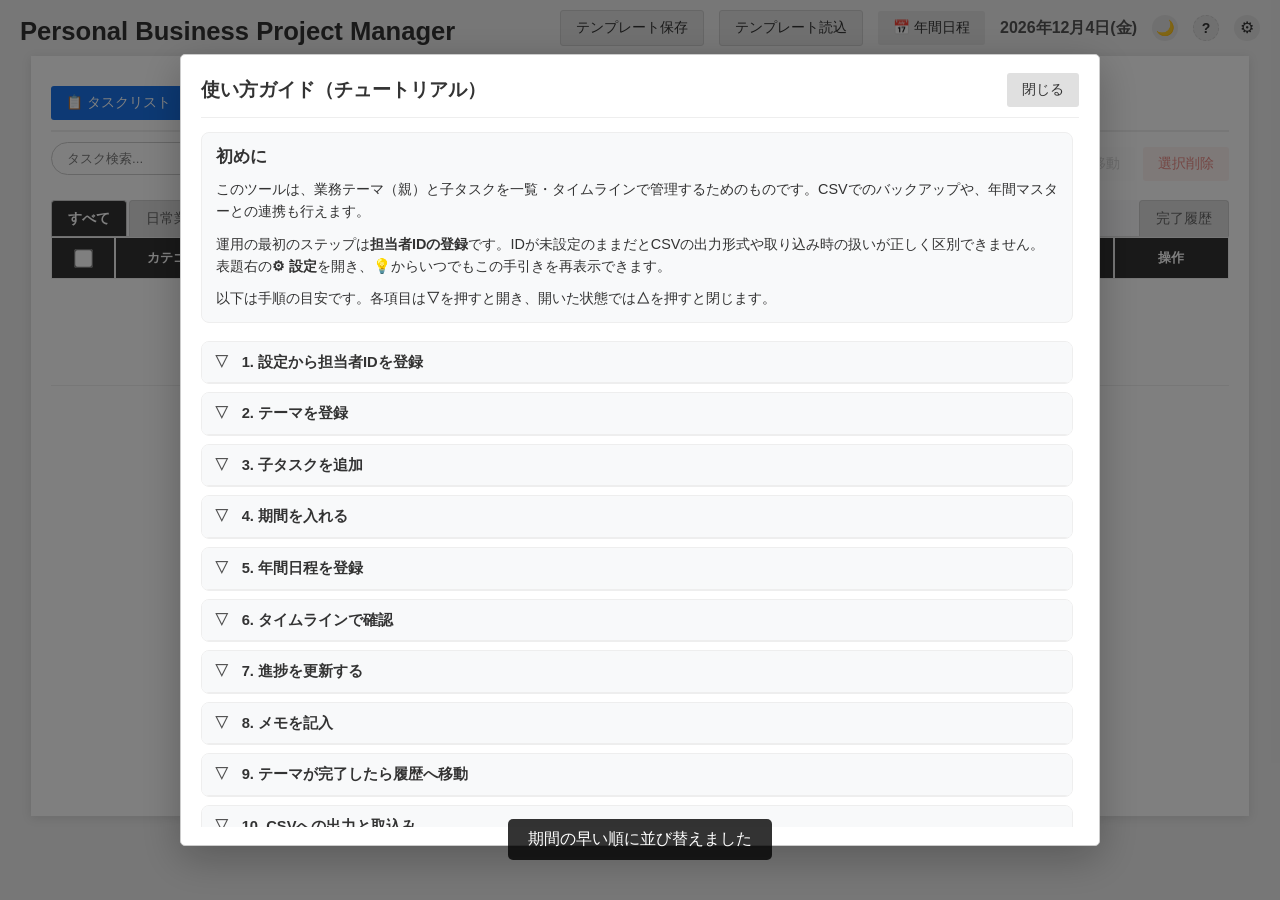
<file: index.html>
<!DOCTYPE html>
<html lang="ja">
<head>
    <meta charset="UTF-8">
    <meta name="viewport" content="width=device-width, initial-scale=1.0">
    <title>PBPM — 読み込み中</title>
    <script>
        window.location.replace("OmniStep.html" + window.location.search + window.location.hash);
    </script>
    <noscript>
        <meta http-equiv="refresh" content="0; url=OmniStep.html">
    </noscript>
</head>
<body>
    <p>アプリへ移動します… <a href="OmniStep.html">OmniStep.html を開く</a></p>
</body>
</html>
</file>
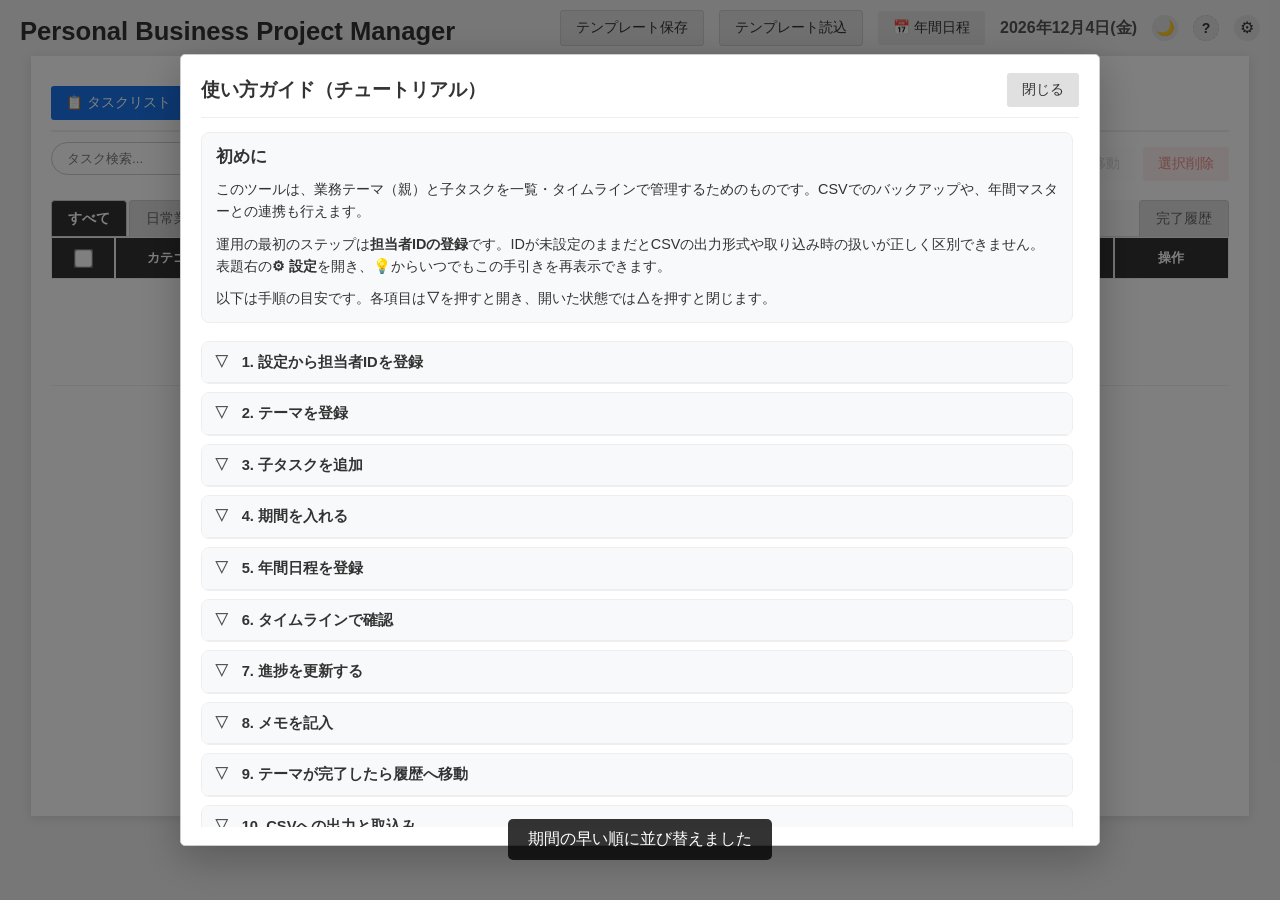
<file: OmniStep.html>
<!DOCTYPE html>
<html lang="ja">

<head>
    <meta charset="UTF-8">
    <link rel="manifest" href="manifest.json">
    <script>
        if ('serviceWorker' in navigator) {
            navigator.serviceWorker.register('sw.js');
        }
    </script>
    <meta name="viewport" content="width=device-width, initial-scale=1.0">
    <title>PBPM - Task Manager</title>
    <link rel="stylesheet" href="OmniStep.css">
    <!-- 許可するライト配色は OmniStep.js の PBPM_LIGHT_THEMES と一致させる -->
    <script>
        (function () {
            var ALLOW_LIGHT = ["sharp", "cool", "sepia", "soft"];
            try {
                var dark = localStorage.getItem("pbpm_dark_mode") === "1";
                var light = localStorage.getItem("pbpm_light_theme") || "sharp";
                if (ALLOW_LIGHT.indexOf(light) === -1) light = "sharp";
                document.documentElement.setAttribute("data-theme", dark ? "dark" : light);
            } catch (e) {
                try {
                    var d2 = localStorage.getItem("pbpm_dark_mode") === "1";
                    document.documentElement.setAttribute("data-theme", d2 ? "dark" : "sharp");
                } catch (e2) {
                    document.documentElement.setAttribute("data-theme", "sharp");
                }
            }
        })();
    </script>
</head>

<body>

    <div id="newTaskModal" class="modal-overlay" style="display: none;">
        <div class="modal-content">
            <div class="modal-header">
                <h3>新規親テーマ登録</h3>
                <span class="modal-close" onclick="closeNewTaskModal()" data-help="閉じる：登録せずにウィンドウを閉じます">&times;</span>
            </div>
            <div class="modal-body">
                <div class="input-group">
                    <label>カテゴリ</label>
                    <select id="newCat" data-help="カテゴリ：新しい親テーマのカテゴリを選びます"></select>
                </div>
                <div class="input-group">
                    <label>テーマ名 <span style="color:red;">*</span></label>
                    <input type="text" id="newContent" placeholder="テーマ名を入力してください" oninput="validateNewTask()"
                        data-help="テーマ名：必須。親タスクの名称になります">
                </div>

                <div style="display: grid; grid-template-columns: 1fr 1fr; gap: 10px;">
                    <div class="input-group">
                        <label>着手日</label>
                        <input type="date" id="newStartDate" title="" onchange="syncNewModalDates()"
                            data-help="着手日：親の期間の始まり。入力すると完了日の下限に連動します（クリックでカレンダー）">
                    </div>
                    <div class="input-group">
                        <label>完了日</label>
                        <input type="date" id="newDeadline" title="" data-help="完了日：親の期間の終わり（着手日以降・クリックでカレンダー）">
                    </div>
                </div>

                <div style="display: grid; grid-template-columns: 1fr 1fr; gap: 10px;">
                    <div class="input-group">
                        <label>展開名</label>
                        <select id="newFirstFlagName"
                            onchange="syncNewMasterDate('newFirstFlagName', 'newFirstFlagDate')"
                            data-help="展開名：マスターから展開（◇）イベントを選びます"></select>
                    </div>
                    <div class="input-group">
                        <label>展開日</label>
                        <input type="date" id="newFirstFlagDate" title=""
                            data-help="展開日：マスターに日付があるときは自動。ないときだけ入力します（クリックでカレンダー）">
                    </div>
                    <div class="input-group">
                        <label>イベント名</label>
                        <select id="newTargetFlagName"
                            onchange="syncNewMasterDate('newTargetFlagName', 'newTargetFlagDate')"
                            data-help="イベント名：マスターからTarget（☆）イベントを選びます"></select>
                    </div>
                    <div class="input-group">
                        <label>イベント日</label>
                        <input type="date" id="newTargetFlagDate" title=""
                            data-help="イベント日：マスターに日付があるときは自動。ないときだけ入力します（クリックでカレンダー）">
                    </div>
                </div>

                <div class="input-group">
                    <label>最初の子タスク（任意）</label>
                    <input type="text" id="newSecondaryStep" placeholder="最初の子タスク内容を入力"
                        data-help="最初の子：任意。登録と同時に1件目の子タスク内容を入れられます">
                </div>
            </div>
            <div class="modal-footer">
                <button type="button" class="btn-secondary" onclick="closeNewTaskModal()"
                    data-help="キャンセル：入力を破棄して閉じます">キャンセル</button>
                <button type="button" id="btnSubmitNewTask" class="btn-add" onclick="submitNewTask()" disabled
                    data-help="登録する：内容を確定してテーマを追加します">登録する</button>
            </div>
        </div>
    </div>

    <div class="external-header">
        <h1 id="mainTitle" contenteditable="true" onblur="finalizeTitle(this.innerText)"
            data-help="表題：アプリのタイトル文言を編集します（フォーカスが外れると保存）">
            Personal Business Project Manager
        </h1>
        <div class="header-right-group" style="display: flex; align-items: center; gap: 15px;">
            <select id="externalOwnerFilterSelect" class="btn-secondary external-owner-filter-select"
                style="display:none;" onchange="onExternalOwnerFilterChange()"
                data-help="外部CSVの表示範囲：自分のタスクとの併示、全外部、担当者ごとに切り替えます"
                aria-label="外部CSV表示フィルタ"></select>
            <button class="btn-secondary" type="button" onclick="exportTemplate()"
                data-help="テンプレート保存：タスク構成などをCSVテンプレートとして書き出します">テンプレート保存</button>
            <button class="btn-secondary" type="button" onclick="triggerTemplateImport()"
                data-help="テンプレート読込：保存したテンプレートCSVを取り込みます">テンプレート読込</button>
            <input type="file" id="templateInput" style="display:none" accept=".csv" onchange="importTemplate(event)">
            <button class="btn-sub" type="button" onclick="openYearlyMaster()"
                data-help="年間日程：マスターイベント（展開・Targetの候補）を編集する画面を開きます">📅 年間日程</button>
            <div id="todayDate" class="today-date" role="button" tabindex="0"
                data-help="今日の日付：クリックでテーマ期間カレンダー（月間の重なり俯瞰）を開きます"></div>
            <button class="theme-toggle-btn" type="button" id="themeToggleBtn" onclick="toggleDarkMode()"
                aria-label="ダークモードの切替">🌙</button>
            <button class="help-hover-toggle" type="button" id="helpHoverToggleBtn" onclick="toggleHelpHover()"
                title="クリックで、ホバー時の説明表示をON/OFF" aria-pressed="false" aria-label="ヘルプ表示の切替"
                data-help="ヘルプ表示：ONのときだけ、ボタンや入力にホバーすると「名前：説明」が出ます">?</button>
            <button class="settings-gear-btn" type="button" onclick="openSettingsModal()"
                data-help="設定：表題・担当者・カテゴリ名・ライト配色などを変更します">⚙</button>
        </div>
    </div>

    <div class="container">

        <div class="view-selector">
            <button class="btn-sub view-btn-active" type="button" onclick="switchView('list')" id="btnList"
                data-help="タスクリスト：表形式でタスクを編集する画面に切り替えます">📋 タスクリスト</button>
            <button class="btn-sub view-btn-inactive" type="button" onclick="switchView('timeline')" id="btnTimeline"
                data-help="タイムライン：ガント風に期間を俯瞰・ドラッグ編集する画面に切り替えます">📅 タイムライン</button>

            <div class="timeline-range-group" role="group" aria-label="タイムラインの表示範囲"
                data-help="表示範囲：タイムラインで「今日の月から先」を 3/6/9/12か月に絞ります（範囲外の月は折りたたみ固定）">
                <button type="button" class="range-btn" data-months="3" onclick="setTimelineMonthRange(3)">3か月</button>
                <button type="button" class="range-btn" data-months="6" onclick="setTimelineMonthRange(6)">6か月</button>
                <button type="button" class="range-btn" data-months="9" onclick="setTimelineMonthRange(9)">9か月</button>
                <button type="button" class="range-btn" data-months="12" onclick="setTimelineMonthRange(12)">12か月</button>
            </div>
            <button type="button" id="btnUndoTimeline" class="btn-sub" onclick="undoLastChange()" disabled
                style="display:none;" aria-disabled="true"
                data-help="戻る：直前のタスク変更を1手だけ取り消します（Ctrl+Z）。ページ再読み込み後は消え、やり直し（Redo）はありません">戻る</button>
            <button type="button" id="btnPdcaActualEdit" class="btn-sub timeline-pdca-edit-btn" onclick="togglePdcaActualEditMode()"
                style="display:none;" aria-pressed="false"
                data-help="実績修正：ONのとき、子タスクの実績バーだけをドラッグで移動・右端で伸縮できます（計画の破線はそのまま）。リスト表示に戻すとOFFになります">実績修正</button>
            <button type="button" id="btnFamilyProjectMove" class="btn-sub timeline-family-move-btn" onclick="toggleFamilyProjectMoveMode()"
                style="display:none;" aria-pressed="false"
                data-help="単体移動／全体移動：単体＝子バーを個別に計画移動。全体移動＝親バーをドラッグしてテーマ全体の計画を平行移動（◇★・実績は動かさない）。実行中の子があるテーマは移動不可。リスト表示に戻すと単体移動に戻ります">単体移動</button>
            <button type="button" id="btnAdvanceActualToday" class="btn-sub timeline-advance-actual-btn" onclick="onAdvanceActualToTodayClick()"
                style="display:none;"
                data-help="実績更新：調査中・進行中・修正中の子タスクの実績終了日を今日まで伸ばして保存します（納期超過分は実績が赤く表示されます）">実績更新</button>
        </div>

        <div id="listView">
            <div class="controls-row">

                <div style="display: flex; gap: 15px; align-items: center; margin-bottom: 10px;">
                    <input type="search" id="searchBox" placeholder="タスク検索..." oninput="filterTasks()"
                        style="box-sizing: border-box; padding-right: 5px;" data-help="タスク検索：テーマ名・業務内容などから一覧を絞り込みます">
                </div>
                <!--<button class="btn-sub btn-sort" onclick="sortTasks()">納期順ソート</button>-->
                <button class="btn-add" type="button" onclick="openNewTaskModal()"
                    data-help="新規テーマ登録：親テーマと最初の子をまとめて登録するウィンドウを開きます">＋新規テーマ登録</button>
                <button type="button" id="btnUndo" class="btn-sub" onclick="undoLastChange()" disabled aria-disabled="true"
                    data-help="戻る：直前のタスク変更を1手だけ取り消します（Ctrl+Z）。ページ再読み込み後は消え、やり直し（Redo）はありません">戻る</button>
                <button type="button" class="btn-sub" onclick="onAdvanceActualToTodayClick()"
                    data-help="実績更新：調査中・進行中・修正中の子タスクの実績終了日を今日まで伸ばして保存します（納期超過分は実績が赤く表示されます）">実績更新</button>
                <div class="action-buttons">
                    <span id="includeArchivedBulkWrap" class="include-archived-wrap" style="display:none;">
                        <label class="include-archived-label" data-help="履歴も含む：一括削除などの対象にアーカイブ済み行を含めます">
                            <input type="checkbox" id="includeArchivedBulk" onchange="updateDeleteButtonState()">
                            履歴も含む
                        </label>
                    </span>
                    <span id="selectedCountLabel"
                        style="align-self:center; color:#666; font-size:0.85rem; min-width: 90px; text-align:right;"></span>
                    <button id="btnExportCsv" type="button" class="btn-sub" onclick="exportCSV()" disabled
                        data-help="CSV出力：チェックした親テーマをCSVに書き出します">CSV出力</button>
                    <button type="button" class="btn-sub" onclick="document.getElementById('importFile').click()"
                        data-help="CSV取込：タスクCSVを読み込みます（ファイル選択が開きます）自分のIDのみ編集可能で別のIDは参照のみです">CSV取込</button>
                    <input type="file" id="importFile" accept=".csv" style="display:none;" onchange="importCSV(event)">
                    <button id="btnArchive" type="button" class="btn-archive-disabled" onclick="archiveCompletedTasks()"
                        disabled data-help="履歴へ移動：進捗が完了のタスクを完了履歴タブ側へ移します">履歴へ移動</button>
                    <button id="btnDeleteMain" type="button" class="btn-danger" onclick="handleDeleteLogic()"
                        data-help="選択削除：チェックした親テーマとその子タスクをまとめて削除します（確認のうえで実行）">全データ削除</button>
                </div>
            </div>

            <!--<h3
                style="margin: 0 0 10px 5px; color: #555; font-size: 1.1rem; border-left: 4px solid #1a73e8; padding-left: 10px;">
                新規タスク登録
            </h3>

            <div class="input-row">
                <select id="inCategory" required>
                    <option value="" disabled selected>カテゴリ</option>
                    <option value="日常業務">日常業務</option>
                    <option value="デジタル化">デジタル化</option>
                    <option value="生産管理">生産管理</option>
                    <option value="海外品">海外品</option>
                    <option value="教育">教育</option>
                    <option value="その他">その他</option>
                    <option value="趣味">趣味</option>
                </select>
                <input type="text" id="inContent" placeholder="テーマを入力...">
                <select id="inFactorySelect">
                    <option value="" disabled selected>展開/場所(◇)を選択</option>
                </select>
                <div class="date-field">
                    <label style="font-size: 0.7rem; color: #666;">目標(☆)</label>
                    <input type="date" id="inTarget">
                </div>
                <div class="date-input-group">
                    <div class="date-field">
                        <label>着手</label>
                        <input type="date" id="inStartDate" onchange="syncInputDates()">
                    </div>
                    <div class="date-field">
                        <label>納期</label>
                        <input type="date" id="inDeadline">
                    </div>
                </div>
                <button class="btn-add" onclick="addRow()">追加</button>
            </div>-->

            <div class="tabs">
            </div>

            <div class="task-list">
                <table id="taskTable">
                    <thead>
                        <tr>
                            <th style="width: 56px; text-align: center;" data-help="列・行選択とテーマ色バー：親のみチェック可。子の▲▼は右端。左の縦帯でテーマ色を変更できます">
                                <input type="checkbox" id="checkAll" onchange="toggleAll(this.checked)"
                                    style="transform: scale(1.5); cursor: pointer;"
                                    data-help="全選択：表示中の親行チェックをまとめてON/OFFします">
                            </th>
                            <th style="width: 100px;" data-help="列・カテゴリ：タスクの分類">カテゴリ</th>
                            <th style="width: 380px;" data-help="列・テーマ/課題：親はテーマ名・子は業務内容。右側に操作ボタン・連携チェック">
                                <div class="sortable-header theme-header-with-bulk">
                                    <span class="accordion-btn accordion-bulk-btn" id="btnAccordionBulk" role="button" tabindex="0"
                                        onclick="toggleAllThemeAccordions()" aria-label="すべての子タスク行を閉じる"
                                        data-help="一括閉じる：すべてのテーマで子タスク行を隠します">－</span>
                                    <span>テーマ/課題</span>
                                    <button type="button" class="sort-btn" onclick="executeSort('theme')"
                                        data-help="並び替え（テーマ）：テーマ／課題名の順に並べ替えます">▼</button>
                                </div>
                            </th>
                            <th style="width: 110px;" data-help="列・TargetFlag：イベント（☆）と目標日">TargetFlag</th>
                            <th style="width: 80px;" class="th-date-col" data-help="列・着手：着手日（クリックで変更）">
                                <div class="sortable-header">
                                    <span>着手</span>
                                    <button type="button" class="sort-btn" onclick="executeSort('date')"
                                        data-help="並び替え（着手）：着手日を基準に並べ替えます">▼</button>
                                </div>
                            </th>
                            <th style="width: 80px;" class="th-date-col" data-help="列・納期：納期（クリックで変更）">納期</th>
                            <th style="width: 118px;" data-help="列・進捗：◀▶で前後に切り替え（未着手へ戻す／完了から戻すときは実績差し戻し確認）">進捗</th>
                            <th style="width: 100px;" data-help="列・操作：メモ・フォルダリンク・中止・削除・復元">操作</th>
                        </tr>
                    </thead>
                    <tbody id="taskBody"></tbody>
                </table>
            </div>
        </div>

        <div id="timelineView" style="display:none; margin-top: 20px;">
            <div id="timelineUnifiedWrapper" class="timeline-unified-wrapper"></div>
        </div>

        <div class="page-bottom-bar">
            <span class="page-bottom-spacer"></span>
            <button id="btnClearExternal" type="button" class="btn-sub" onclick="clearExternalView()"
                style="display:none;" data-help="外部表示をクリア：取り込んだ外部CSVの表示だけを消します（本体データは残ります）">外部表示をクリア</button>
        </div>

        <div id="memoModal" class="modal">
            <div class="modal-content">
                <h3 style="margin-top:0;">📝 メモ入力</h3>
                <textarea id="memoText" placeholder="業務の詳細や備忘録を入力してください..."
                    data-help="メモ本文：選択したタスクに紐づく長めのメモを保存します"></textarea>
                <div id="memoFolderPathWrap" class="memo-folder-path-wrap" style="display:none;">
                    <label for="memoFolderPath" class="memo-folder-path-label"
                        data-help="フォルダパス：親テーマの資料フォルダ（例 Z:\案件\○○）。一覧の🔗でパスをコピーできます">フォルダパス（親テーマ）</label>
                    <input type="text" id="memoFolderPath" class="memo-folder-path-input"
                        placeholder="例: Z:\案件\○○プロジェクト"
                        data-help="フォルダパス：割当ドライブのフルパスを入力（UNCも可）。CSVの「フォルダパス」列にも出力されます">
                </div>
                <div class="modal-buttons" style="text-align:right; margin-top: auto;">
                    <button type="button" class="btn-sub" onclick="closeMemo()"
                        data-help="閉じる：メモウィンドウを閉じます（未保存のときは保存ボタンで確定）">閉じる</button>
                    <button type="button" class="btn-add" onclick="saveMemo()" data-help="保存：メモ内容をタスクに保存します">保存</button>
                </div>
            </div>
        </div>
        <div id="toast" class="toast"></div>
    </div>

    <div id="yearlyMasterModal" class="modal">
        <div class="modal-content master-modal-content">
            <div class="master-modal-header">
                <h3 style="margin:0;">年間日程（マスター設定）</h3>
                <button type="button" class="btn-sub" onclick="closeYearlyMaster()" style="padding: 6px 12px;"
                    data-help="閉じる：マスター編集を終了します">閉じる</button>
            </div>

            <div class="master-modal-body">
                <div class="admin-controls"
                    style="margin: 15px 0; display: flex; gap: 8px; flex-wrap: wrap; align-items: center;">
                    <button type="button" class="template-btn-sm" onclick="exportMasterCSV()"
                        style="background: #f8f9fa;" data-help="マスターCSV出力：年間イベント一覧をCSVで保存します">CSV出力</button>

                    <label class="template-btn-sm" style="background: #e9ecef; cursor: pointer;"
                        data-help="マスターCSV取込：CSVから年間イベントを読み込みます">
                        CSV取込
                        <input type="file" id="csvUpload" accept=".csv" style="display: none;"
                            onchange="importMasterCSV(event)">
                    </label>

                    <button type="button" class="template-btn-sm" onclick="resetMasterDates()"
                        style="color: #856404; border-color: #ffeeba;" data-help="日程のみクリア：各イベントの日付だけを空にします（名称は残ります）">
                        日程のみクリア
                    </button>

                    <button type="button" class="template-btn-sm" onclick="clearMasterAll()"
                        style="color: #dc3545; border-color: #f5c6cb;" data-help="全件削除：マスター一覧をすべて削除します（確認あり）">
                        全件削除
                    </button>
                </div>

                <div class="master-add-panel">
                    <label class="master-col-holiday" style="display:flex;align-items:center;gap:4px;flex-shrink:0;"
                        data-help="休日：ONにするとタイムラインで日曜と同じ帯表示になります（単日または期間）">
                        <input type="checkbox" id="masterHolidayAdd">休日
                    </label>
                    <input type="text" id="masterName" placeholder="イベント名（例：棚卸、GWなど）" style="flex:2;"
                        data-help="追加する名称：一覧に並ぶイベント名です">
                    <input type="date" id="masterDate" style="flex:1;" title=""
                        data-help="日程（開始）：左のみ＝単日。終了日も入れると期間になります"
                        onchange="syncMasterAddDateEndMin()">
                    <input type="date" id="masterDateEnd" style="flex:1;" title=""
                        data-help="日程（終了）：任意。開始日以降。空なら単日扱いです"
                        onchange="syncMasterAddDateEndMin()" oninput="syncMasterAddDateEndMin()">
                    <button type="button" class="btn-add" onclick="addMasterDay()" style="padding: 6px 15px;"
                        data-help="追加：名称と日程でマスターに1行追加します">追加</button>
                </div>

                <div class="master-list-panel">
                    <table class="master-table">
                        <thead>
                            <tr>
                                <th class="master-col-holiday">休日</th>
                                <th style="text-align: left;">名称</th>
                                <th style="text-align: left;">日程</th>
                                <th style="text-align: center; width: 60px;">削除</th>
                            </tr>
                        </thead>
                        <tbody id="yearlyMasterBody"></tbody>
                    </table>
                </div>
            </div>
        </div>
    </div>

    <div id="settingsModal" class="modal" style="display:none;">
        <div class="modal-content" style="width: 560px; max-height: 80vh; overflow-y: auto;">
            <div style="display:flex; align-items:center; justify-content:space-between; gap:10px;">
                <h3 style="margin:0;">設定</h3>
                <div style="display:flex; align-items:center; gap:8px;">
                    <button class="tutorial-lamp-btn btn-sub" type="button" onclick="openTutorialModal(false)"
                        data-help="チュートリアル：使い方の手引きを開きます">💡</button>
                    <button class="btn-sub" type="button" onclick="window.open('OmniStep_Manual.html','pbpm_manual')"
                        data-help="操作手順書：基本操作と裏技の手順をまとめたガイドを別タブで開きます"> 📖 手順書</button>
                    <button class="btn-sub" type="button" onclick="closeSettingsModal()"
                        data-help="閉じる：設定を閉じます（未保存の変更は保存ボタンで確定）">閉じる</button>
                </div>
            </div>

            <div class="settings-theme-block">
                <div class="settings-theme-label">配色（ライト・4種・春→夏→秋→冬のイメージ）</div>
                <div class="settings-theme-options" role="radiogroup" aria-label="ライト配色"
                    data-help="ライト配色：ダークでないときの配色プリセットです（保存で反映）">
                    <label class="settings-theme-chip" data-help="シャープ：コントラスト強めのライト配色"><input type="radio"
                            name="settingsLightTheme" value="sharp" id="settingsThemeSharp"> シャープ</label>
                    <label class="settings-theme-chip" data-help="クール：青み寄りのライト配色"><input type="radio"
                            name="settingsLightTheme" value="cool" id="settingsThemeCool"> クール</label>
                    <label class="settings-theme-chip" data-help="セピア：紙面風の暖色ライト配色"><input type="radio"
                            name="settingsLightTheme" value="sepia" id="settingsThemeSepia"> セピア</label>
                    <label class="settings-theme-chip" data-help="ソフト：彩度を抑えたライト配色"><input type="radio"
                            name="settingsLightTheme" value="soft" id="settingsThemeSoft"> ソフト</label>
                </div>
                <p class="settings-theme-hint">ダークモードは表題右の 🌙 / ☀️ ですぐ切り替えられます。ここで選んだ配色は「保存」後に反映されます（ダーク解除中のみ）。</p>
            </div>

            <div style="margin-top: 14px; display: grid; gap: 12px;">
                <div class="input-group">
                    <label>表題</label>
                    <input type="text" id="settingsTitle" placeholder="表題" data-help="表題：ヘッダーに出るアプリ名を設定します">
                </div>
                <div class="settings-owner-grid">
                    <div class="input-group settings-owner-field">
                        <label for="settingsOwnerId">担当者ID（6桁）</label>
                        <input type="text" id="settingsOwnerId" placeholder="例：001234" autocomplete="off"
                            data-help="担当者ID：6桁の識別子（不足は0埋め保存）">
                    </div>
                    <div class="input-group settings-owner-field">
                        <label for="settingsOwner">担当者</label>
                        <input type="text" id="settingsOwner" placeholder="担当者名" autocomplete="off"
                            data-help="担当者名：表示用の名前です">
                    </div>
                    <p class="settings-owner-hint">数字・英字可。6桁に満たない場合は先頭に0を付けて保存します。</p>
                </div>
            </div>

            <div class="settings-category-section">
                <div class="settings-category-title">カテゴリ（タブ）1～10</div>
                <p class="settings-category-intro">
                    枠1～6の名称が空欄のときは、従来の6カテゴリ名が使われます。枠7～10が空欄のときは「カテゴリ7」のような名前になります。
                    「非表示」にした枠はタブと新規登録の候補に出ません（枠7～10は初期状態で非表示）。既存タスクで使っているカテゴリ名は、一覧のドロップダウンにのみ表示されます。
                </p>
                <div id="settingsCategoryRows" style="display: grid; gap: 8px;"
                    data-help="カテゴリ枠：タブ名と非表示を1〜10枠まで設定します（空欄は既定名）"></div>
            </div>

            <p id="settingsAppVersionLine" class="settings-app-version" role="status"
                data-help="アプリの版：クリックで版履歴（ver／内容／日時／修正者）を表示します"></p>
            <div style="display:flex; justify-content:flex-end; gap:8px; margin-top: 16px;">
                <button class="btn-sub" type="button" onclick="closeSettingsModal()"
                    data-help="キャンセル：設定を保存せず閉じます">キャンセル</button>
                <button class="btn-add" type="button" onclick="saveSettings()" data-help="保存：設定内容を保存して反映します">保存</button>
            </div>
        </div>
    </div>

    <div id="themeCalendarModal" class="modal theme-calendar-modal" style="display:none;" role="dialog"
        aria-modal="true" aria-labelledby="themeCalendarModalTitle" aria-hidden="true"
        onclick="if (event.target === this) closeThemeCalendarModal()">
        <div class="modal-content theme-calendar-modal-content" onclick="event.stopPropagation()">
            <div class="theme-calendar-modal-header">
                <h3 id="themeCalendarModalTitle" style="margin:0;">テーマ期間カレンダー</h3>
                <div class="theme-calendar-modal-nav">
                    <button type="button" class="btn-sub" id="themeCalPrevMonth" aria-label="前月"
                        data-help="前月：カレンダーの表示月を戻します">◀</button>
                    <span id="themeCalMonthLabel" class="theme-cal-month-label"></span>
                    <button type="button" class="btn-sub" id="themeCalNextMonth" aria-label="翌月"
                        data-help="翌月：カレンダーの表示月を進めます">▶</button>
                    <button type="button" class="btn-sub" onclick="closeThemeCalendarModal()"
                        data-help="閉じる：カレンダーを閉じます">閉じる</button>
                </div>
            </div>
            <p class="theme-calendar-hint">閲覧専用です。</p>
            <div id="themeCalendarScroll" class="theme-calendar-scroll">
                <div id="themeCalendarGrid"></div>
            </div>
        </div>
    </div>

    <div id="tutorialModal" class="modal tutorial-modal" style="display:none;" role="dialog" aria-modal="true"
        aria-labelledby="tutorialModalTitle" onclick="if (event.target === this) closeTutorialModal()">
        <div class="modal-content tutorial-modal-content" onclick="event.stopPropagation()">
            <div class="tutorial-modal-header">
                <h3 id="tutorialModalTitle" style="margin:0;">使い方ガイド（チュートリアル）</h3>
                <button class="btn-sub" type="button" onclick="closeTutorialModal()"
                    data-help="閉じる：手引きを閉じます">閉じる</button>
            </div>
            <div class="tutorial-body-scroll">
                <section class="tutorial-intro" aria-label="初めに">
                    <h4 class="tutorial-intro-title">初めに</h4>
                    <p>このツールは、業務テーマ（親）と子タスクを一覧・タイムラインで管理するためのものです。CSVでのバックアップや、年間マスターとの連携も行えます。</p>
                    <p>運用の最初のステップは<strong>担当者IDの登録</strong>です。IDが未設定のままだとCSVの出力形式や取り込み時の扱いが正しく区別できません。表題右の<strong>⚙
                            設定</strong>を開き、<strong>💡</strong>からいつでもこの手引きを再表示できます。</p>
                    <p>以下は手順の目安です。各項目は<strong>▽</strong>を押すと開き、開いた状態では<strong>△</strong>を押すと閉じます。</p>
                </section>
                <div id="tutorialSections" class="tutorial-sections" aria-label="手順一覧"></div>
            </div>
        </div>
    </div>

    <script src="OmniStep.js"></script>

    <div id="timeline-tooltip" class="tooltip-balloon" style="display: none;"></div>
    <div id="versionHistoryModal" class="modal" style="display:none;" role="dialog" aria-modal="true"
        aria-labelledby="versionHistoryModalTitle" aria-hidden="true"
        onclick="if (event.target === this) closeVersionHistoryModal()">
        <div class="modal-content version-history-modal-content" onclick="event.stopPropagation()">
            <div style="display:flex; align-items:center; justify-content:space-between; gap:10px;">
                <h3 id="versionHistoryModalTitle" style="margin:0;">版履歴</h3>
                <button class="btn-sub" type="button" onclick="closeVersionHistoryModal()"
                    data-help="閉じる：版履歴を閉じます">閉じる</button>
            </div>
            <div id="versionHistoryBody" class="version-history-body"></div>
        </div>
    </div>
    <div id="help-hover-tooltip" class="help-hover-tooltip" style="display: none;" aria-hidden="true"></div>
    <button id="scrollTopFloatingBtn" class="scroll-top-floating-btn btn-sub" type="button"
        onclick="scrollToTopSmooth()" style="display:none;" data-help="TOPへ移動する：リスト表示で上へスクロール戻しします">☝TOPへ移動する</button>

</body>

</html>
</file>
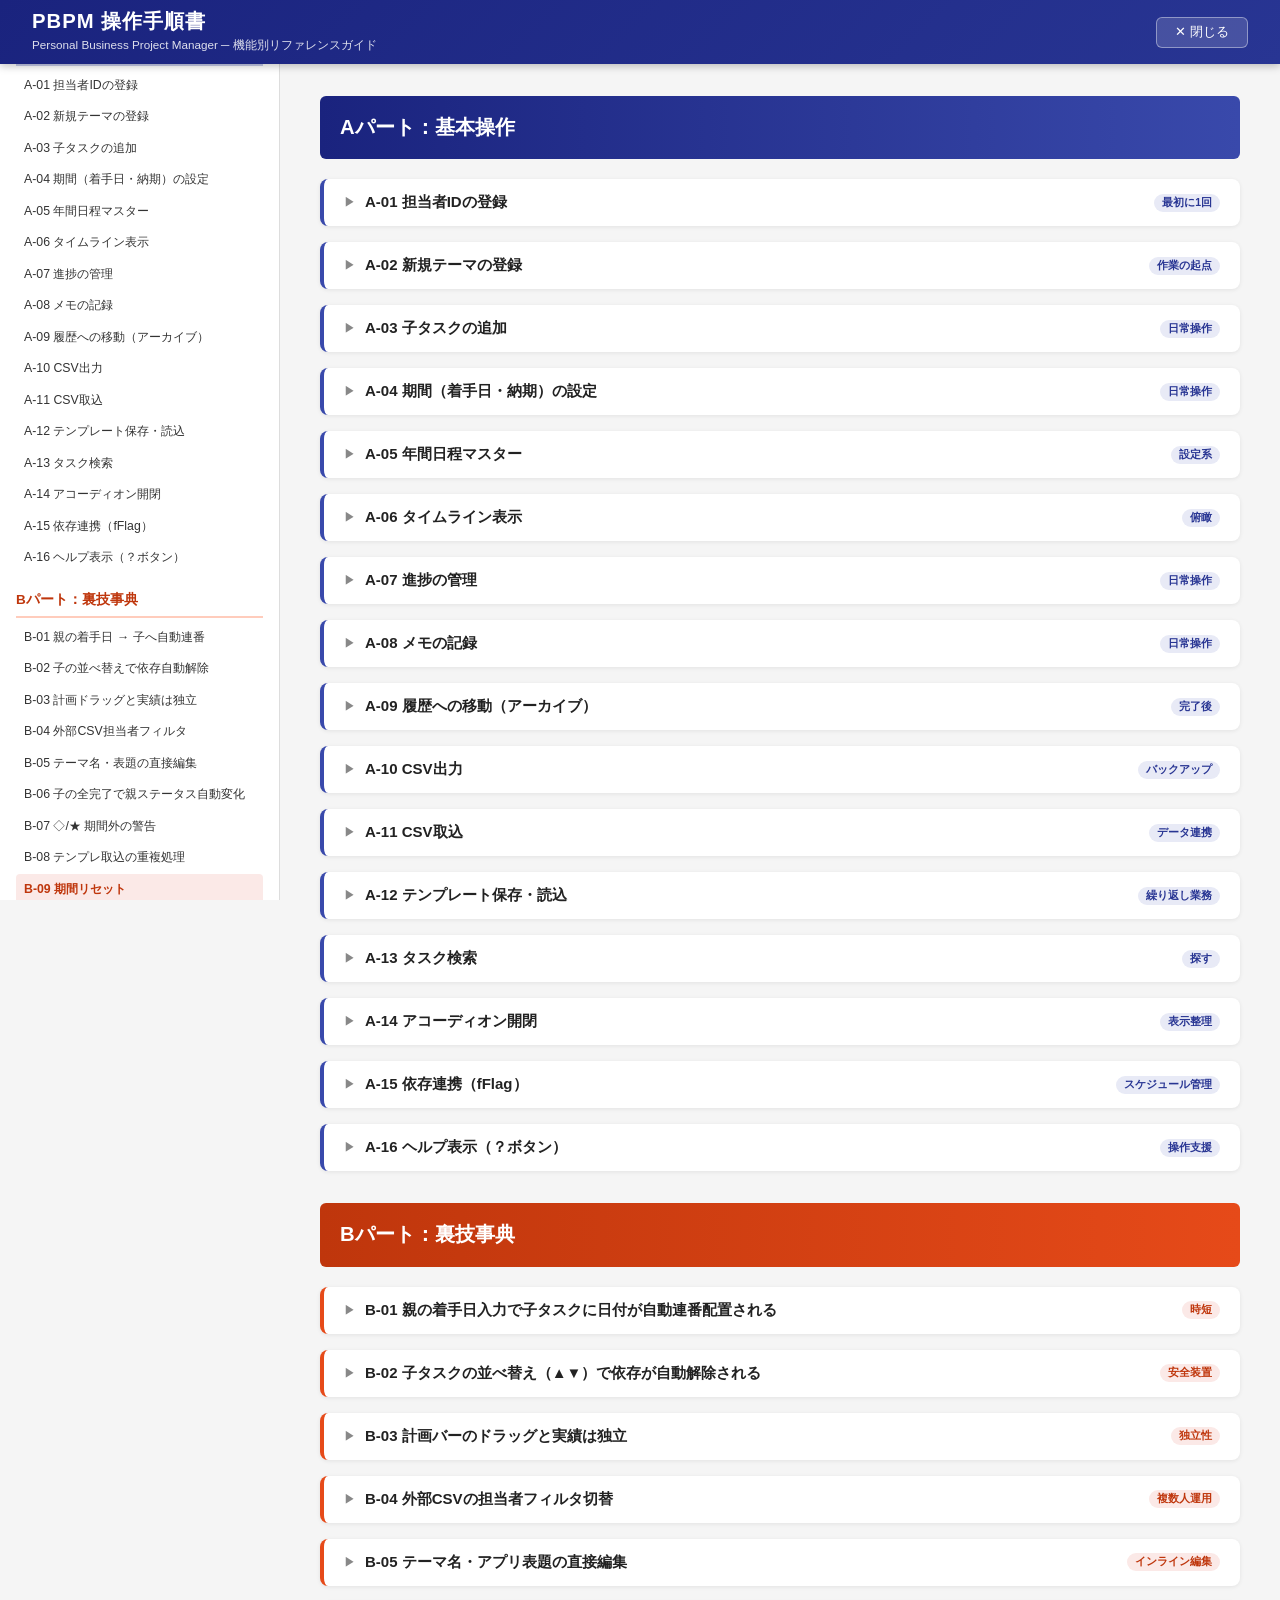
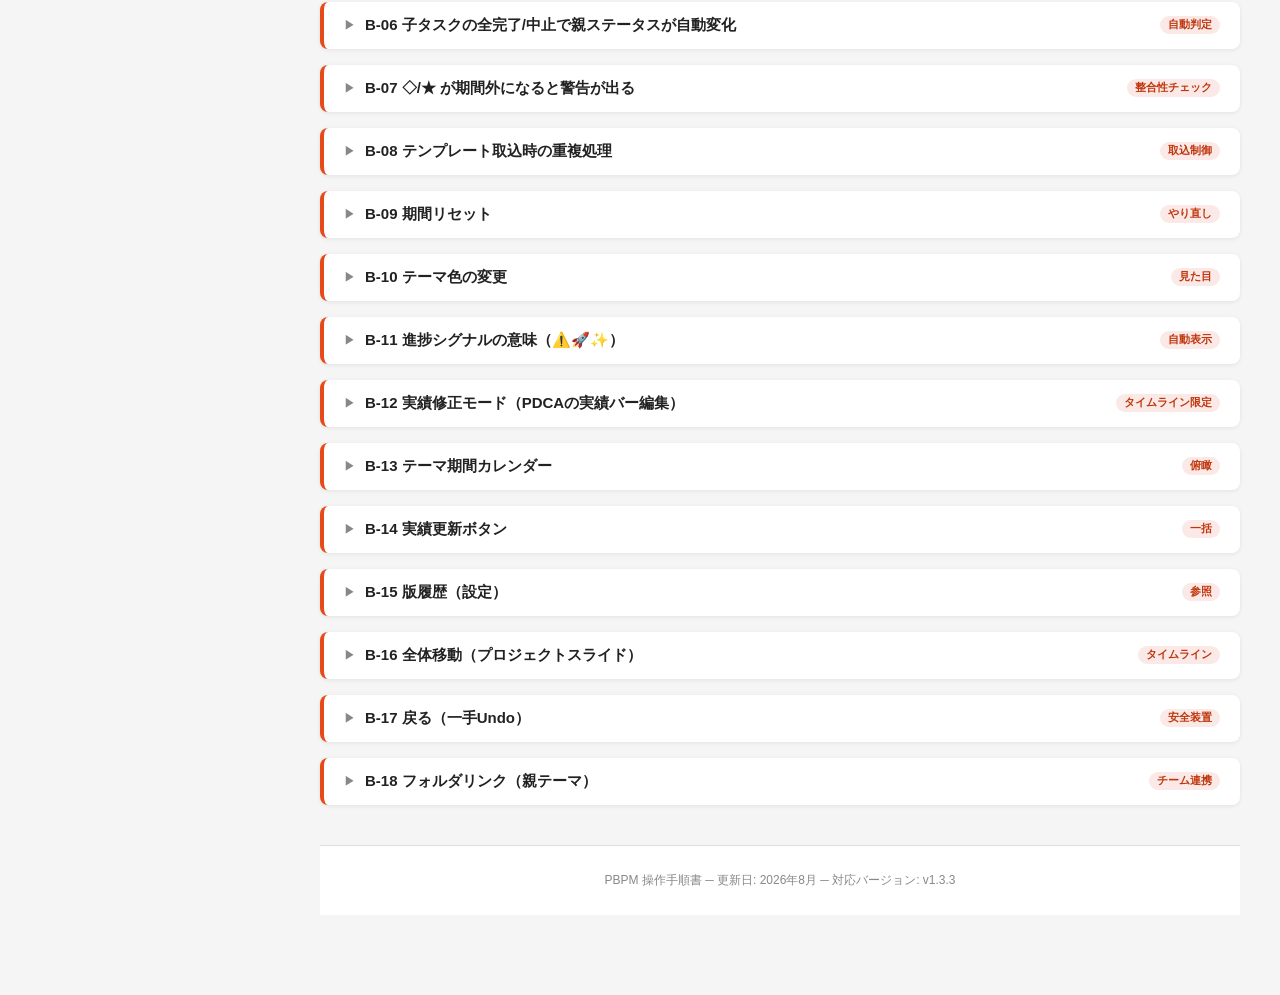
<file: OmniStep_Manual.html>
<!DOCTYPE html>
<html lang="ja">
<head>
<meta charset="UTF-8">
<meta name="viewport" content="width=device-width, initial-scale=1.0">
<title>PBPM 操作手順書</title>
<style>
*,*::before,*::after{box-sizing:border-box;margin:0;padding:0;}
html{scroll-behavior:smooth;font-size:15px;}
body{font-family:"Hiragino Kaku Gothic ProN","Meiryo","Noto Sans JP",sans-serif;color:#1a1a1a;background:#f5f5f5;line-height:1.75;}
a{color:#1565c0;text-decoration:none;}
a:hover{text-decoration:underline;}

/* ===== Header（高さ固定で計算しやすくする） ===== */
.manual-header{background:linear-gradient(135deg,#1a237e 0%,#283593 100%);color:#fff;padding:14px 32px;position:sticky;top:0;z-index:100;box-shadow:0 2px 8px rgba(0,0,0,.25);display:flex;align-items:center;justify-content:space-between;gap:16px;height:64px;}
.manual-header-left h1{font-size:1.35rem;font-weight:700;letter-spacing:.05em;line-height:1.2;}
.manual-header-left .subtitle{font-size:.78rem;opacity:.85;margin-top:2px;}
.manual-header-right{display:flex;align-items:center;gap:10px;flex-shrink:0;}
.btn-close-manual{background:rgba(255,255,255,.15);color:#fff;border:1px solid rgba(255,255,255,.4);border-radius:6px;padding:6px 18px;font-size:.85rem;cursor:pointer;transition:background .2s;}
.btn-close-manual:hover{background:rgba(255,255,255,.3);}

/* ===== Layout ===== */
.layout{display:flex;max-width:1280px;margin:0 auto;gap:0;}

/* ===== Sidebar ===== */
.sidebar{
  width:280px;min-width:280px;background:#fff;border-right:1px solid #ddd;
  position:sticky;top:64px;height:calc(100vh - 64px);
  overflow-y:auto;padding:16px 0;font-size:.82rem;z-index:50;
  overscroll-behavior:contain; /* ★修正③ スクロール漏れ防止 */
}
.sidebar::-webkit-scrollbar{width:5px;}
.sidebar::-webkit-scrollbar-thumb{background:#bbb;border-radius:3px;}
.toc-part{padding:0 16px;margin-bottom:6px;}
.toc-part-title{font-weight:700;font-size:.9rem;color:#1a237e;padding:8px 0 4px;border-bottom:2px solid #c5cae9;margin-bottom:4px;}
.toc-part-title.part-b{color:#bf360c;border-color:#ffccbc;}
.toc-link{display:block;padding:5px 8px;border-radius:4px;color:#333;transition:background .15s,font-weight .1s;}
.toc-link:hover{background:#e8eaf6;text-decoration:none;}
.toc-link.toc-b:hover{background:#fbe9e7;}
.toc-link.toc-active{font-weight:700;background:#e8eaf6;color:#1a237e;}
.toc-link.toc-b.toc-active{background:#fbe9e7;color:#bf360c;}

/* ===== Main ===== */
.main{flex:1;min-width:0;padding:32px 40px 80px;}

/* ★修正④ アンカー位置をヘッダー分ずらす */
.section{scroll-margin-top:80px;}
.part-heading{scroll-margin-top:80px;}

/* ===== Part Heading ===== */
.part-heading{font-size:1.35rem;font-weight:700;padding:14px 20px;border-radius:6px;margin:32px 0 20px;color:#fff;}
.part-heading.a{background:linear-gradient(90deg,#1a237e,#3949ab);}
.part-heading.b{background:linear-gradient(90deg,#bf360c,#e64a19);}
.part-heading:first-child{margin-top:0;}

/* ===== Section Card ===== */
.section{background:#fff;border-radius:8px;margin-bottom:16px;box-shadow:0 1px 4px rgba(0,0,0,.08);overflow:hidden;border-left:4px solid #3949ab;}
.section.b-card{border-left-color:#e64a19;}
.section-toggle{width:100%;text-align:left;border:none;background:none;padding:14px 20px;cursor:pointer;font-size:1rem;font-weight:600;color:#222;display:flex;align-items:center;gap:10px;transition:background .15s;}
.section-toggle:hover{background:#f0f0f0;}
.section-toggle .chevron{font-size:.75rem;transition:transform .25s;color:#888;flex-shrink:0;}
.section-toggle .chevron.open{transform:rotate(90deg);}
.section-toggle .badge{font-size:.7rem;background:#e8eaf6;color:#283593;padding:2px 8px;border-radius:10px;margin-left:auto;flex-shrink:0;}
.section.b-card .section-toggle .badge{background:#fbe9e7;color:#bf360c;}
.section-body{display:none;padding:0 20px 18px;animation:fadeIn .25s;}
.section-body.show{display:block;}
@keyframes fadeIn{from{opacity:0;transform:translateY(-4px);}to{opacity:1;transform:none;}}

/* ===== Content Styles ===== */
.when{background:#e3f2fd;border-left:3px solid #1565c0;padding:8px 14px;border-radius:0 4px 4px 0;margin:10px 0 14px;font-size:.88rem;color:#0d47a1;}
.when::before{content:"▶ いつ使う？";font-weight:700;display:block;margin-bottom:2px;font-size:.78rem;}
.steps{counter-reset:step;margin:0 0 12px;padding:0;}
.steps li{list-style:none;counter-increment:step;padding:6px 0 6px 36px;position:relative;border-bottom:1px dotted #e0e0e0;}
.steps li:last-child{border-bottom:none;}
.steps li::before{content:counter(step);position:absolute;left:0;top:6px;width:26px;height:26px;background:#3949ab;color:#fff;border-radius:50%;font-size:.78rem;font-weight:700;display:flex;align-items:center;justify-content:center;}
.section.b-card .steps li::before{background:#e64a19;}
.tip{background:#fff8e1;border-left:3px solid #f9a825;padding:8px 14px;border-radius:0 4px 4px 0;margin:10px 0;font-size:.85rem;}
.tip::before{content:"💡 ポイント";font-weight:700;display:block;margin-bottom:2px;font-size:.78rem;color:#f57f17;}
.warn{background:#fce4ec;border-left:3px solid #c62828;padding:8px 14px;border-radius:0 4px 4px 0;margin:10px 0;font-size:.85rem;}
.warn::before{content:"⚠ 注意";font-weight:700;display:block;margin-bottom:2px;font-size:.78rem;color:#c62828;}
.example{background:#f3e5f5;border-left:3px solid #7b1fa2;padding:8px 14px;border-radius:0 4px 4px 0;margin:10px 0;font-size:.85rem;}
.example::before{content:"📋 例";font-weight:700;display:block;margin-bottom:2px;font-size:.78rem;color:#7b1fa2;}
kbd{background:#eee;border:1px solid #ccc;border-radius:3px;padding:1px 5px;font-size:.82rem;font-family:inherit;}
strong{color:#1a237e;}
.section.b-card strong{color:#bf360c;}

/* ===== Footer ===== */
.manual-footer{text-align:center;padding:24px;font-size:.8rem;color:#888;border-top:1px solid #ddd;background:#fff;margin-top:40px;}

/* ===== Responsive ===== */
@media(max-width:860px){
  .sidebar{display:none;}
  .main{padding:20px 16px 60px;}
  .manual-header{padding:14px 16px;}
  .manual-header-left h1{font-size:1.1rem;}
}

/* ===== Print ===== */
@media print{
  .sidebar{display:none;}
  .manual-header{position:relative;background:#1a237e !important;-webkit-print-color-adjust:exact;print-color-adjust:exact;}
  .section-body{display:block !important;}
  .section{break-inside:avoid;box-shadow:none;border:1px solid #ccc;}
  .layout{display:block;}
  .main{padding:10px;}
  body{font-size:12px;background:#fff;}
  .btn-close-manual{display:none;}
}
</style>
</head>
<body>

<!-- ★修正① ヘッダーに閉じるボタン追加 -->
<header class="manual-header">
  <div class="manual-header-left">
    <h1>PBPM 操作手順書</h1>
    <div class="subtitle">Personal Business Project Manager ─ 機能別リファレンスガイド</div>
  </div>
  <div class="manual-header-right">
    <button class="btn-close-manual" onclick="closeManual()" title="手順書を閉じてアプリに戻ります">✕ 閉じる</button>
  </div>
</header>

<div class="layout">

<nav class="sidebar" id="sidebar">
  <div class="toc-part">
    <div class="toc-part-title">Aパート：基本操作</div>
    <a class="toc-link" href="#a01">A-01 担当者IDの登録</a>
    <a class="toc-link" href="#a02">A-02 新規テーマの登録</a>
    <a class="toc-link" href="#a03">A-03 子タスクの追加</a>
    <a class="toc-link" href="#a04">A-04 期間（着手日・納期）の設定</a>
    <a class="toc-link" href="#a05">A-05 年間日程マスター</a>
    <a class="toc-link" href="#a06">A-06 タイムライン表示</a>
    <a class="toc-link" href="#a07">A-07 進捗の管理</a>
    <a class="toc-link" href="#a08">A-08 メモの記録</a>
    <a class="toc-link" href="#a09">A-09 履歴への移動（アーカイブ）</a>
    <a class="toc-link" href="#a10">A-10 CSV出力</a>
    <a class="toc-link" href="#a11">A-11 CSV取込</a>
    <a class="toc-link" href="#a12">A-12 テンプレート保存・読込</a>
    <a class="toc-link" href="#a13">A-13 タスク検索</a>
    <a class="toc-link" href="#a14">A-14 アコーディオン開閉</a>
    <a class="toc-link" href="#a15">A-15 依存連携（fFlag）</a>
    <a class="toc-link" href="#a16">A-16 ヘルプ表示（？ボタン）</a>
  </div>
  <div class="toc-part">
    <div class="toc-part-title part-b">Bパート：裏技事典</div>
    <a class="toc-link toc-b" href="#b01">B-01 親の着手日 → 子へ自動連番</a>
    <a class="toc-link toc-b" href="#b02">B-02 子の並べ替えで依存自動解除</a>
    <a class="toc-link toc-b" href="#b03">B-03 計画ドラッグと実績は独立</a>
    <a class="toc-link toc-b" href="#b04">B-04 外部CSV担当者フィルタ</a>
    <a class="toc-link toc-b" href="#b05">B-05 テーマ名・表題の直接編集</a>
    <a class="toc-link toc-b" href="#b06">B-06 子の全完了で親ステータス自動変化</a>
    <a class="toc-link toc-b" href="#b07">B-07 ◇/★ 期間外の警告</a>
    <a class="toc-link toc-b" href="#b08">B-08 テンプレ取込の重複処理</a>
    <a class="toc-link toc-b" href="#b09">B-09 期間リセット</a>
    <a class="toc-link toc-b" href="#b10">B-10 テーマ色の変更</a>
    <a class="toc-link toc-b" href="#b11">B-11 進捗シグナル ⚠🚀✨</a>
    <a class="toc-link toc-b" href="#b12">B-12 実績修正モード（PDCA）</a>
    <a class="toc-link toc-b" href="#b13">B-13 テーマ期間カレンダー</a>
    <a class="toc-link toc-b" href="#b14">B-14 実績更新ボタン</a>
    <a class="toc-link toc-b" href="#b15">B-15 版履歴（設定）</a>
    <a class="toc-link toc-b" href="#b16">B-16 全体移動（プロジェクトスライド）</a>
    <a class="toc-link toc-b" href="#b17">B-17 戻る（一手Undo）</a>
    <a class="toc-link toc-b" href="#b18">B-18 フォルダリンク（親テーマ）</a>
  </div>
</nav>

<main class="main">

<div class="part-heading a" id="partA">Aパート：基本操作</div>

<!-- A-01 -->
<div class="section" id="a01">
<button class="section-toggle" onclick="toggleSection(this)">
  <span class="chevron">▶</span> A-01 担当者IDの登録 <span class="badge">最初に1回</span>
</button>
<div class="section-body">
  <div class="when">アプリを初めて使うとき。IDが未設定だとCSVの入出力で自他の区別ができません。</div>
  <ol class="steps">
    <li>画面右上の <kbd>⚙</kbd>（設定）ボタンをクリック</li>
    <li>「担当者ID（6桁）」に自分の番号を入力（例：<code>001234</code>）</li>
    <li>「担当者」に表示用の名前を入力</li>
    <li><kbd>保存</kbd> をクリック</li>
  </ol>
  <div class="tip">6桁に満たない場合は先頭にゼロが自動で付きます（例：<code>123</code> → <code>000123</code>）。</div>
  <div class="warn">IDを後から変えると、過去に出力したCSVとの紐付けがずれます。最初に決めたら変えないのが安全です。</div>
</div>
</div>

<!-- A-02 -->
<div class="section" id="a02">
<button class="section-toggle" onclick="toggleSection(this)">
  <span class="chevron">▶</span> A-02 新規テーマの登録 <span class="badge">作業の起点</span>
</button>
<div class="section-body">
  <div class="when">新しい業務テーマやプロジェクトを始めるとき。</div>
  <ol class="steps">
    <li><kbd>＋新規テーマ登録</kbd> ボタンをクリック</li>
    <li>カテゴリを選択（設定で名前・表示/非表示を変更可能）</li>
    <li>テーマ名を入力（必須。ここが親タスクの名称になる）</li>
    <li>必要に応じて着手日・完了日・展開（◇）・イベント（☆）を設定</li>
    <li>「最初の子タスク」欄に1件目の子の内容を入力（任意）</li>
    <li><kbd>登録する</kbd> をクリック</li>
  </ol>
  <div class="tip">最初の子タスクを入れると、着手日・完了日はその子に付きます。子が空なら親に直接付きます。</div>
</div>
</div>

<!-- A-03 -->
<div class="section" id="a03">
<button class="section-toggle" onclick="toggleSection(this)">
  <span class="chevron">▶</span> A-03 子タスクの追加 <span class="badge">日常操作</span>
</button>
<div class="section-body">
  <div class="when">テーマの下に具体的な作業工程を追加するとき。</div>
  <ol class="steps">
    <li>リスト表示で、追加したいテーマの親行を見つける</li>
    <li>テーマ/課題列の <kbd>＋子タスク追加</kbd> ボタンをクリック</li>
    <li>新しい行が末尾に追加されるので、業務内容を入力</li>
    <li>着手日・納期・進捗を必要に応じて設定</li>
  </ol>
  <div class="tip">子タスクは親と同じカテゴリを自動で継承します。親のカテゴリを変更すると子もすべて変わります。</div>
</div>
</div>

<!-- A-04 -->
<div class="section" id="a04">
<button class="section-toggle" onclick="toggleSection(this)">
  <span class="chevron">▶</span> A-04 期間（着手日・納期）の設定 <span class="badge">日常操作</span>
</button>
<div class="section-body">
  <div class="when">タスクのスケジュールを設定・変更するとき。</div>
  <ol class="steps">
    <li>リスト表示の「着手」列で日付をクリック → カレンダーから選択</li>
    <li>「納期」列で同様にクリック → カレンダーから選択</li>
    <li>タイムラインでもバーをドラッグして期間を移動できる（子タスクのみ）</li>
    <li>バー右端のハンドルをドラッグすると納期だけ伸縮する</li>
  </ol>
  <div class="tip">着手日を入れると、納期が空なら同じ日に自動設定されます。納期を着手日より前にはできません。タイムラインのドラッグは<strong>計画のみ</strong>動き、実績は独立です（→ B-03）。</div>
  <div class="warn">期限を過ぎると行が赤くなります（期限切れ表示）。進捗を「完了」にすれば解除されます。</div>
</div>
</div>

<!-- A-05 -->
<div class="section" id="a05">
<button class="section-toggle" onclick="toggleSection(this)">
  <span class="chevron">▶</span> A-05 年間日程マスター <span class="badge">設定系</span>
</button>
<div class="section-body">
  <div class="when">棚卸・連休・発表会など全テーマ共通の基準日を管理するとき。</div>
  <ol class="steps">
    <li>ヘッダーの <kbd>📅 年間日程</kbd> ボタンをクリック</li>
    <li>「名称」「開始日」「終了日」（任意）を入力。単日なら終了日は空のままでよい（終了日欄はグレー表示）</li>
    <li>休日にしたい期間は <strong>休日</strong> にチェックを入れる</li>
    <li><kbd>追加</kbd> する。一覧では名称・日付・休日をインライン編集できる</li>
    <li>タスクの「展開（◇）」や「イベント（☆）」のドロップダウンにマスターの候補が表示される</li>
  </ol>
  <div class="tip">マスターの日付を変更すると、タスク側で同じ名称を選択している◇/★の日付も連動して変わります。</div>
  <div class="tip">休日フラグ付きの日程は、タイムライン上で<strong>日曜と同じ帯</strong>として表示されます（連休の可視化に便利）。</div>
  <div class="example">例：「棚卸」=9/30 を登録 → テーマAの☆に「棚卸」を選択 → 自動的に9/30が入る。後で「棚卸」を10/3に変更 → テーマAの☆も10/3に連動。</div>
</div>
</div>

<!-- A-06 -->
<div class="section" id="a06">
<button class="section-toggle" onclick="toggleSection(this)">
  <span class="chevron">▶</span> A-06 タイムライン表示 <span class="badge">俯瞰</span>
</button>
<div class="section-body">
  <div class="when">全テーマの期間をガント風に俯瞰・調整するとき。</div>
  <ol class="steps">
    <li>ビュー切替の <kbd>📅 タイムライン</kbd> ボタンをクリック</li>
    <li>左側にテーマ・子タスクの名前、右側に期間バーが表示される</li>
    <li>表示範囲を <kbd>3か月</kbd>〜<kbd>12か月</kbd> で切り替え</li>
    <li>月ヘッダーの <kbd>＋</kbd>/<kbd>−</kbd> で月ごとに折りたたみ可能（月見出しは交互色で区切りが分かりやすい）</li>
    <li>子バーは<strong>破線枠＝計画</strong>、<strong>下段の実線＝実績</strong>（PDCA重ね表示）</li>
    <li><kbd>単体移動</kbd>／<kbd>全体移動</kbd>トグルで、子の個別移動と親によるテーマ一括スライドを切り替え（→ B-16）</li>
    <li>バーの上にホバーするとツールチップが表示される</li>
  </ol>
  <div class="tip">赤い縦線が「今日」。日曜・休日マスターは薄い帯、土曜は点線で区別されます。親バーは子の集約表示で、直接ドラッグしません。</div>
  <div class="tip">納期遅れのテーマは、一覧・タイムラインで親上端〜最下子下端に<strong>赤い太枠</strong>が付きます。</div>
  <div class="warn">タイムラインで子バーをドラッグすると<strong>即座にデータが変更・保存</strong>されます。元に戻す機能はないため注意してください。</div>
</div>
</div>

<!-- A-07 -->
<div class="section" id="a07">
<button class="section-toggle" onclick="toggleSection(this)">
  <span class="chevron">▶</span> A-07 進捗の管理 <span class="badge">日常操作</span>
</button>
<div class="section-body">
  <div class="when">作業の進行状況を記録・更新するとき。</div>
  <ol class="steps">
    <li>「進捗」列は<strong>表示のみ</strong>。左右の <kbd>◀</kbd> / <kbd>▶</kbd> で前後に切り替える</li>
    <li>子タスクの順： <strong>未着手 → 調査中 → 進行中 → 修正中 → 完了</strong></li>
    <li>親タスクは <strong>進行中 ⇔ 修正中</strong>（未着手などからは ▶ で進行中へ）</li>
    <li><strong>未着手</strong>では ◀ が無効、<strong>完了</strong>では ▶ が無効、<strong>中止</strong>では両方無効</li>
    <li>調査中から未着手へ戻す、または完了から戻すときは「○○の実績を差し戻しますか？」の確認が出る。OKなら実績データも削除される</li>
  </ol>
  <div class="tip">初めて調査中以上に進めた日が<strong>実績の開始日</strong>になります（計画の着手日ではありません）。完了時は「実績開始〜完了日」が実績期間です。1日で未着手→完了ならその1日だけです。</div>
  <div class="tip">親行に表示される「(2/5) 40%」は、子タスクの完了数と進捗率を自動計算した結果です。</div>
  <div class="warn">中止は操作列の ⛔ から行います。中止中は進捗の ◀▶ は使えません。</div>
</div>
</div>

<!-- A-08 -->
<div class="section" id="a08">
<button class="section-toggle" onclick="toggleSection(this)">
  <span class="chevron">▶</span> A-08 メモの記録 <span class="badge">日常操作</span>
</button>
<div class="section-body">
  <div class="when">タスクに詳細な備考や補足を残したいとき。</div>
  <ol class="steps">
    <li>操作列の <kbd>🖋</kbd>（メモ未入力）または <kbd>📝</kbd>（メモあり）アイコンをクリック</li>
    <li>メモ入力ウィンドウが開くので、内容を入力</li>
    <li><kbd>保存</kbd> をクリック → アイコンが 📝 に変わる</li>
  </ol>
  <div class="tip">メモはCSV出力にも含まれます。改行はCSV内ではスペースに変換されます。</div>
</div>
</div>

<!-- A-09 -->
<div class="section" id="a09">
<button class="section-toggle" onclick="toggleSection(this)">
  <span class="chevron">▶</span> A-09 履歴への移動（アーカイブ） <span class="badge">完了後</span>
</button>
<div class="section-body">
  <div class="when">完了したテーマを一覧から整理するとき。</div>
  <ol class="steps">
    <li>テーマ内の子タスクをすべて「完了」または「中止」にする</li>
    <li>親の進捗が自動で「完了」になったことを確認</li>
    <li>ツールバーの <kbd>履歴へ移動</kbd> をクリック</li>
    <li>確認ダイアログで対象テーマを確認し、OK</li>
    <li>「完了履歴」タブに移動される</li>
  </ol>
  <div class="tip">履歴から戻したいときは「完了履歴」タブで、子タスクの <kbd>↺</kbd> ボタンをクリックすると親子ごと一覧に復帰します。</div>
</div>
</div>

<!-- A-10 -->
<div class="section" id="a10">
<button class="section-toggle" onclick="toggleSection(this)">
  <span class="chevron">▶</span> A-10 CSV出力 <span class="badge">バックアップ</span>
</button>
<div class="section-body">
  <div class="when">データのバックアップや他のスタッフとの共有をするとき。</div>
  <ol class="steps">
    <li>出力したいテーマの親行に <strong>チェック</strong> を入れる（複数選択可）</li>
    <li>ツールバーの <kbd>CSV出力</kbd> をクリック</li>
    <li>確認ダイアログで対象を確認し、OK</li>
    <li>CSVファイルがダウンロードされる</li>
  </ol>
  <div class="tip">CSVには担当者ID（OwnerID列）が含まれます。このIDで、取込み時に「自分の」「他人の」データが判別されます。</div>
  <div class="warn">担当者IDが未設定だとCSV出力できません。先に A-01 を済ませてください。</div>
</div>
</div>

<!-- A-11 -->
<div class="section" id="a11">
<button class="section-toggle" onclick="toggleSection(this)">
  <span class="chevron">▶</span> A-11 CSV取込 <span class="badge">データ連携</span>
</button>
<div class="section-body">
  <div class="when">バックアップの復元や、他スタッフのCSVを参照するとき。</div>
  <ol class="steps">
    <li>ツールバーの <kbd>CSV取込</kbd> をクリック → ファイル選択が開く</li>
    <li>CSVファイルを選択</li>
    <li>OwnerIDが<strong>自分と一致</strong>する場合 → 本体データとして取り込み（重複があれば上書き確認）</li>
    <li>OwnerIDが<strong>自分と異なる</strong>場合 → 🔒外部CSV（閲覧専用）として表示</li>
  </ol>
  <div class="tip">外部CSVは保存データには混ざりません。「外部表示をクリア」で消去できます。</div>
  <div class="warn">旧形式（「内容」「課題」列）のCSVも自動判別して取り込めますが、新形式でのバックアップを推奨します。</div>
</div>
</div>

<!-- A-12 -->
<div class="section" id="a12">
<button class="section-toggle" onclick="toggleSection(this)">
  <span class="chevron">▶</span> A-12 テンプレート保存・読込 <span class="badge">繰り返し業務</span>
</button>
<div class="section-body">
  <div class="when">毎年繰り返す業務の構成を雛形として残したいとき。</div>
  <h4 style="margin:12px 0 6px;">▼ テンプレート保存</h4>
  <ol class="steps">
    <li>ヘッダーの <kbd>テンプレート保存</kbd> をクリック</li>
    <li>テンプレート名を入力 → CSV がダウンロードされる</li>
  </ol>
  <h4 style="margin:12px 0 6px;">▼ テンプレート読込</h4>
  <ol class="steps">
    <li>ヘッダーの <kbd>テンプレート読込</kbd> をクリック</li>
    <li>ファイル選択でテンプレートCSVを開く</li>
    <li>グループ名（先頭に付く文字列）を入力 → 表題変更の確認</li>
    <li>新規テーマとして一覧に追加される</li>
  </ol>
  <div class="tip">テンプレートは日付・進捗をすべて空にした構成だけを保存します。読込時にマスター日程があれば◇/★の日付を自動補完します。</div>
</div>
</div>

<!-- A-13 -->
<div class="section" id="a13">
<button class="section-toggle" onclick="toggleSection(this)">
  <span class="chevron">▶</span> A-13 タスク検索 <span class="badge">探す</span>
</button>
<div class="section-body">
  <div class="when">大量のタスクから特定のテーマや内容を探すとき。</div>
  <ol class="steps">
    <li>リスト表示の上部にある検索ボックスにキーワードを入力</li>
    <li>テーマ名・子タスク名・カテゴリ・メモなどから一致するものを検索</li>
    <li>ヒットした子タスクを含む<strong>テーマ全体</strong>（親＋全子）が表示される</li>
  </ol>
  <div class="tip">検索はリスト表示・タイムライン表示の両方に反映されます。検索中はチェックボックスの一括操作が無効になります。</div>
</div>
</div>

<!-- A-14 -->
<div class="section" id="a14">
<button class="section-toggle" onclick="toggleSection(this)">
  <span class="chevron">▶</span> A-14 アコーディオン開閉 <span class="badge">表示整理</span>
</button>
<div class="section-body">
  <div class="when">テーマが多いときに子タスクを折りたたんで見通しをよくしたいとき。</div>
  <ol class="steps">
    <li>テーマの <kbd>－</kbd> ボタンをクリック → 子タスクが非表示になる</li>
    <li><kbd>＋</kbd> をクリック → 再び表示される</li>
    <li>列ヘッダーの <kbd>－</kbd>（一括閉じ）で全テーマを一度に折りたたみ</li>
  </ol>
  <div class="tip">リスト表示とタイムライン表示で開閉状態は独立しています。それぞれ別々に操作できます。</div>
</div>
</div>

<!-- A-15 -->
<div class="section" id="a15">
<button class="section-toggle" onclick="toggleSection(this)">
  <span class="chevron">▶</span> A-15 依存連携（fFlag） <span class="badge">スケジュール管理</span>
</button>
<div class="section-body">
  <div class="when">「タスクBはタスクAが終わるまで着手できない」という順序関係を設定するとき。</div>
  <ol class="steps">
    <li>子タスク行のテーマ/課題列の右端にあるチェックボックスをON</li>
    <li>直前の子タスクの納期が、この子の着手日の下限になる</li>
    <li>タイムラインでは紫色の依存線で前後関係が見える</li>
    <li>前のタスクの納期を後ろへ動かすと、連動してこの子も押し出される</li>
  </ol>
  <div class="tip">親行の <kbd>連携一括ON</kbd> / <kbd>OFF</kbd> ボタンで、テーマ内の全子タスクの連携をまとめて切り替えられます。</div>
  <div class="warn">最初の子タスク（枝番010）は依存の対象外です。また、完了済みタスクの連携は変更できません。</div>
</div>
</div>

<!-- A-16 -->
<div class="section" id="a16">
<button class="section-toggle" onclick="toggleSection(this)">
  <span class="chevron">▶</span> A-16 ヘルプ表示（？ボタン） <span class="badge">操作支援</span>
</button>
<div class="section-body">
  <div class="when">画面上のボタンや項目の意味を確認したいとき。</div>
  <ol class="steps">
    <li>画面右上の <kbd>?</kbd> ボタンをクリック（ON/OFFトグル）</li>
    <li>ONの状態で各ボタンや入力欄にマウスを乗せると、「名称：説明」形式のツールチップが出る</li>
    <li>もう一度 <kbd>?</kbd> をクリックすると OFF</li>
  </ol>
  <div class="tip">ヘルプ表示はON/OFFの状態がブラウザに記憶されます。操作に慣れたらOFFにすると邪魔になりません。</div>
</div>
</div>

<!-- ============================================================ -->
<div class="part-heading b" id="partB">Bパート：裏技事典</div>

<!-- B-01 -->
<div class="section b-card" id="b01">
<button class="section-toggle" onclick="toggleSection(this)">
  <span class="chevron">▶</span> B-01 親の着手日入力で子タスクに日付が自動連番配置される <span class="badge">時短</span>
</button>
<div class="section-body">
  <div class="when">親テーマと子タスクの<strong>両方の期間がすべて空</strong>の状態で、親に着手日を入力したとき。</div>
  <ol class="steps">
    <li>親テーマ・子タスクの着手日と納期がすべて空であることを確認</li>
    <li>親の「着手」列に日付を入力する（例：6/10）</li>
    <li>自動的に子タスクへ 6/10、6/11、6/12… と1日ずつずれた日付が入る</li>
    <li>トースト「子タスクの着手日・納期を、親の着手日から1日ずつずらして設定しました」が表示される</li>
  </ol>
  <div class="tip">子タスクが5つなら 6/10〜6/14 が自動で入ります。後からタイムラインでバーを個別に調整してください。</div>
  <div class="warn">親または子にすでに日付が入っている場合は<strong>発動しません</strong>。完全に空の状態でのみ動作します。</div>
</div>
</div>

<!-- B-02 -->
<div class="section b-card" id="b02">
<button class="section-toggle" onclick="toggleSection(this)">
  <span class="chevron">▶</span> B-02 子タスクの並べ替え（▲▼）で依存が自動解除される <span class="badge">安全装置</span>
</button>
<div class="section-body">
  <div class="when">子タスクの順序を ▲▼ で入れ替えたとき。</div>
  <ol class="steps">
    <li>子タスクの行左下にある <kbd>▲</kbd> / <kbd>▼</kbd> をクリック</li>
    <li>隣の子タスクと順番が入れ替わってアニメーションが表示される</li>
    <li><strong>入れ替わった2件の依存フラグ（fFlag）</strong>が自動でOFFになる</li>
  </ol>
  <div class="tip">並べ替えで前後関係が変わると、依存の「前のタスクの納期が後ろの着手日の下限」ルールが矛盾する可能性があるため、安全のため自動解除されます。</div>
</div>
</div>

<!-- B-03 -->
<div class="section b-card" id="b03">
<button class="section-toggle" onclick="toggleSection(this)">
  <span class="chevron">▶</span> B-03 計画バーのドラッグと実績は独立 <span class="badge">独立性</span>
</button>
<div class="section-body">
  <div class="when">タイムラインで子タスクの計画（破線枠）だけを動かしたいとき。</div>
  <ol class="steps">
    <li>タイムラインで子タスクのバーをドラッグして移動する（実績修正OFF時）</li>
    <li>変わるのは<strong>計画（着手日・納期）だけ</strong></li>
    <li>実績（実績着手・実績納期）は<strong>動かない</strong>（ドラッグ中の見た目も固定）</li>
  </ol>
  <div class="tip">実績だけを動かしたい場合は <kbd>実績修正</kbd> をONにしてください（→ B-12）。終了日を今日までまとめて伸ばすなら <kbd>実績更新</kbd>（→ B-14）も使えます。</div>
</div>
</div>

<!-- B-04 -->
<div class="section b-card" id="b04">
<button class="section-toggle" onclick="toggleSection(this)">
  <span class="chevron">▶</span> B-04 外部CSVの担当者フィルタ切替 <span class="badge">複数人運用</span>
</button>
<div class="section-body">
  <div class="when">複数人のCSVを取り込んで、担当者ごとに表示を切り替えたいとき。</div>
  <ol class="steps">
    <li>異なるOwnerIDのCSVを <kbd>CSV取込</kbd> で複数回読み込む</li>
    <li>ヘッダーに「外部CSV表示フィルタ」のドロップダウンが出現する</li>
    <li>「自分＋全外部」「外部のみ全担当」「特定の担当者のみ」を選択して切り替え</li>
  </ol>
  <div class="tip">外部CSVの担当者IDは行のタスクID欄に「（ID）******」形式で表示されます。</div>
</div>
</div>

<!-- B-05 -->
<div class="section b-card" id="b05">
<button class="section-toggle" onclick="toggleSection(this)">
  <span class="chevron">▶</span> B-05 テーマ名・アプリ表題の直接編集 <span class="badge">インライン編集</span>
</button>
<div class="section-body">
  <div class="when">テーマ名やアプリのタイトルを素早く変更したいとき。</div>
  <ol class="steps">
    <li><strong>テーマ名</strong>：リスト表示のテーマ名テキストを直接クリック → その場で編集 → フォーカスを外すと保存</li>
    <li><strong>アプリ表題</strong>：ヘッダーのタイトル文字を直接クリック → 編集 → フォーカスを外すと保存</li>
  </ol>
  <div class="tip">アプリ表題を空にするとデフォルト名「Personal Business Project Manager」に戻ります。設定画面の「表題」欄でも変更できます。</div>
  <div class="warn">完了・アーカイブ済み・外部CSVのテーマ名は編集できません（contenteditable が無効）。</div>
</div>
</div>

<!-- B-06 -->
<div class="section b-card" id="b06">
<button class="section-toggle" onclick="toggleSection(this)">
  <span class="chevron">▶</span> B-06 子タスクの全完了/中止で親ステータスが自動変化 <span class="badge">自動判定</span>
</button>
<div class="section-body">
  <div class="when">テーマ内の子タスクをすべて「完了」や「中止」にしたとき。</div>
  <ol class="steps">
    <li>テーマ内のすべての子タスクを「完了」にする</li>
    <li>→ 親の進捗表示が自動で <strong>「完了」</strong> に変わる</li>
    <li>最後の子が「中止」の場合 → 親も <strong>「中止」</strong> になる</li>
    <li>一部の子を「未着手」「進行中」などに戻すと → 親は <strong>「進行中」</strong> に戻る</li>
  </ol>
  <div class="tip">判定基準は「枝番が最大の子タスクの状態」です。例えば子が5つあり、最後の子が「中止」なら親は「中止」になります。</div>
</div>
</div>

<!-- B-07 -->
<div class="section b-card" id="b07">
<button class="section-toggle" onclick="toggleSection(this)">
  <span class="chevron">▶</span> B-07 ◇/★ が期間外になると警告が出る <span class="badge">整合性チェック</span>
</button>
<div class="section-body">
  <div class="when">子タスクの◇（展開）や★（イベント）の日付が着手日〜納期の範囲外になったとき。</div>
  <ol class="steps">
    <li>子タスクに着手日=6/10、納期=6/20 を設定</li>
    <li>◇の日付を 6/5（着手日より前）に入力しようとする</li>
    <li>→ トースト「◇/★ はこの子タスクの期間内に設定してください」が表示され、<strong>入力が反映されない</strong></li>
  </ol>
  <div class="tip">すでにセット済みの◇/★がある状態で期間を狭めた場合は「◇が期間外です」と警告が出ます。自動で消えないので手動で修正してください。</div>
</div>
</div>

<!-- B-08 -->
<div class="section b-card" id="b08">
<button class="section-toggle" onclick="toggleSection(this)">
  <span class="chevron">▶</span> B-08 テンプレート取込時の重複処理 <span class="badge">取込制御</span>
</button>
<div class="section-body">
  <div class="when">テンプレートを読み込んだとき、すでに同じテーマ名が存在する場合。</div>
  <ol class="steps">
    <li>テンプレートを読み込むと、既存テーマと名前が一致するか自動チェック</li>
    <li>一致した場合、ダイアログで3つの選択肢が表示される：</li>
  </ol>
  <div class="example">
    <strong>1: 追加</strong> — 同名テーマがもう1セット作られる（別コード）<br>
    <strong>2: 上書き</strong> — 既存の親子を削除してから新しく取り込む<br>
    <strong>3: スキップ</strong> — このテーマは取り込まない
  </div>
  <div class="warn">上書きを選ぶと既存データが<strong>完全に消えます</strong>。CSV出力でバックアップを取ってから操作してください。</div>
</div>
</div>

<!-- B-09 -->
<div class="section b-card" id="b09">
<button class="section-toggle" onclick="toggleSection(this)">
  <span class="chevron">▶</span> B-09 期間リセット <span class="badge">やり直し</span>
</button>
<div class="section-body">
  <div class="when">テーマ内の日付をすべてクリアしてスケジュールを引き直したいとき。</div>
  <ol class="steps">
    <li>親テーマの行で <kbd>期間リセット</kbd> ボタンをクリック</li>
    <li>確認ダイアログが表示される</li>
    <li>OKを押すと、このテーマの親・子すべての着手日と納期がクリアされる</li>
  </ol>
  <div class="tip">完了済みやアーカイブ済みの子タスクはリセット対象外です。外部CSVもリセットされません。</div>
  <div class="tip">リセット後に親の着手日を入れると、B-01 の自動連番が発動して子に1日ずつ入ります。</div>
</div>
</div>

<!-- B-10 -->
<div class="section b-card" id="b10">
<button class="section-toggle" onclick="toggleSection(this)">
  <span class="chevron">▶</span> B-10 テーマ色の変更 <span class="badge">見た目</span>
</button>
<div class="section-body">
  <div class="when">テーマごとに色を付けて視認性を上げたいとき。</div>
  <ol class="steps">
    <li>リスト表示で、親行の左端にある<strong>縦のカラーバー</strong>をクリック</li>
    <li>10色のカラーパレットが表示される</li>
    <li>好きな色をクリック → バーとタイムラインのバーに反映</li>
    <li>「色を消す」で元のデフォルト色に戻る</li>
  </ol>
  <div class="tip">テーマ色はCSV出力にも保存されるため、取り込んでも復元されます。</div>
</div>
</div>

<!-- B-11 -->
<div class="section b-card" id="b11">
<button class="section-toggle" onclick="toggleSection(this)">
  <span class="chevron">▶</span> B-11 進捗シグナルの意味（⚠️🚀✨） <span class="badge">自動表示</span>
</button>
<div class="section-body">
  <div class="when">子タスクの横やタイムラインに記号が出たとき。</div>
  <p style="margin:10px 0;">以下のアイコンは、<strong>期間と進捗状態を比較</strong>して自動的に表示されます。</p>
  <table style="border-collapse:collapse;width:100%;margin:10px 0;">
    <tr style="background:#f5f5f5;"><th style="padding:8px;border:1px solid #ddd;width:60px;">記号</th><th style="padding:8px;border:1px solid #ddd;">意味</th><th style="padding:8px;border:1px solid #ddd;">表示条件</th></tr>
    <tr><td style="padding:8px;border:1px solid #ddd;text-align:center;font-size:1.2rem;">⚠️</td><td style="padding:8px;border:1px solid #ddd;">遅れの可能性</td><td style="padding:8px;border:1px solid #ddd;">経過日数に対して進捗ステップが追いついていない</td></tr>
    <tr><td style="padding:8px;border:1px solid #ddd;text-align:center;font-size:1.2rem;">🚀</td><td style="padding:8px;border:1px solid #ddd;">先行している</td><td style="padding:8px;border:1px solid #ddd;">経過日数に対して進捗が14%以上先に進んでいる</td></tr>
    <tr><td style="padding:8px;border:1px solid #ddd;text-align:center;font-size:1.2rem;">✨</td><td style="padding:8px;border:1px solid #ddd;">期限内完了</td><td style="padding:8px;border:1px solid #ddd;">納期より前に完了が記録された</td></tr>
    <tr><td style="padding:8px;border:1px solid #ddd;text-align:center;font-size:1.2rem;">✕</td><td style="padding:8px;border:1px solid #ddd;">中止</td><td style="padding:8px;border:1px solid #ddd;">進捗が「中止」のタスク</td></tr>
  </table>
  <div class="tip">これらは自動計算のため手動で付け外しはできません。進捗を更新すれば変化します。</div>
</div>
</div>

<!-- B-12 -->
<div class="section b-card" id="b12">
<button class="section-toggle" onclick="toggleSection(this)">
  <span class="chevron">▶</span> B-12 実績修正モード（PDCAの実績バー編集） <span class="badge">タイムライン限定</span>
</button>
<div class="section-body">
  <div class="when">タイムラインで実績の期間だけを計画と独立して修正したいとき。</div>
  <ol class="steps">
    <li>タイムライン表示に切り替える</li>
    <li><kbd>実績修正</kbd> ボタンをクリックしてONにする（ボタンがハイライト表示）</li>
    <li>子タスクの<strong>実績バー（下段の実線）</strong>だけがドラッグ可能になる</li>
    <li>バーをドラッグ → 実績の着手日と終了日が移動</li>
    <li>右端のハンドルをドラッグ → 実績の終了日だけ伸縮</li>
    <li>リスト表示に戻すと<strong>自動でOFFになる</strong></li>
  </ol>
  <div class="tip">実績修正OFF時は計画の破線枠だけが動きます。ON時は実績だけが動きます。「予定はこう、実際はこうだった」の比較用です。</div>
  <div class="tip">納期を過ぎた実績部分は、タイムライン上で<strong>薄赤</strong>で表示されます。</div>
  <div class="warn">未着手の子タスクには実績バーは出ません。◀▶で調査中以上に進めると、その日を起点に実績が付きます。</div>
</div>
</div>

<!-- B-13 -->
<div class="section b-card" id="b13">
<button class="section-toggle" onclick="toggleSection(this)">
  <span class="chevron">▶</span> B-13 テーマ期間カレンダー <span class="badge">俯瞰</span>
</button>
<div class="section-body">
  <div class="when">月間のテーマ重なりをカレンダー形式で確認したいとき。</div>
  <ol class="steps">
    <li>ヘッダー右側の<strong>今日の日付</strong>（例：「2026年7月18日(土)」）をクリック</li>
    <li>テーマ期間カレンダーがモーダルで開く</li>
    <li><kbd>◀</kbd> / <kbd>▶</kbd> で月を切り替え</li>
    <li>各テーマの期間が週単位のバーで色分け表示される</li>
  </ol>
  <div class="tip">このカレンダーは<strong>閲覧専用</strong>です。タイムラインのように直接編集はできませんが、「この月はテーマが重なりすぎていないか」の確認に便利です。</div>
</div>
</div>

<!-- B-14 -->
<div class="section b-card" id="b14">
<button class="section-toggle" onclick="toggleSection(this)">
  <span class="chevron">▶</span> B-14 実績更新ボタン <span class="badge">一括</span>
</button>
<div class="section-body">
  <div class="when">調査中・進行中・修正中の子タスクの実績終了日を、まとめて今日まで進めたいとき。</div>
  <ol class="steps">
    <li>リスト表示またはタイムライン表示で <kbd>実績更新</kbd> をクリック</li>
    <li>対象ステータスの子タスクについて、実績終了日が今日まで更新・保存される</li>
    <li>すでに実績着手がある場合は<strong>着手日はそのまま</strong>、終了だけ今日へ</li>
    <li>実績がまだ無い場合は<strong>今日単日</strong>でシードされる（計画着手日には寄せない）</li>
  </ol>
  <div class="tip">アプリ起動時にも同じ処理が静かに走ります。進捗を調査中以上へ進めたときも、そのタスクだけ実績が今日に同期されます。</div>
  <div class="warn">完了・中止・未着手・外部CSV行は対象外です。</div>
</div>
</div>

<!-- B-15 -->
<div class="section b-card" id="b15">
<button class="section-toggle" onclick="toggleSection(this)">
  <span class="chevron">▶</span> B-15 版履歴（設定） <span class="badge">参照</span>
</button>
<div class="section-body">
  <div class="when">アプリのバージョンと変更内容を確認したいとき。</div>
  <ol class="steps">
    <li>画面右上の <kbd>⚙</kbd>（設定）を開く</li>
    <li>「PBPM バージョン x.x.x」のリンクをクリック</li>
    <li>版履歴モーダルが開く。各 ver は<strong>アコーディオン</strong>（クリックで開閉）</li>
    <li>最新版だけ最初から開いており、一覧はモーダル内でスクロールできる</li>
  </ol>
  <div class="tip">版履歴はアプリ内蔵データです。localStorage には依存しません。</div>
</div>
</div>

<!-- B-16 -->
<div class="section b-card" id="b16">
<button class="section-toggle" onclick="toggleSection(this)">
  <span class="chevron">▶</span> B-16 全体移動（プロジェクトスライド） <span class="badge">タイムライン</span>
</button>
<div class="section-body">
  <div class="when">テーマ（プロジェクト）の計画を、子の相対関係を保ったまま前後にずらしたいとき。</div>
  <ol class="steps">
    <li>タイムライン表示で <kbd>単体移動</kbd> トグルをクリック → <kbd>全体移動</kbd>（ハイライト）にする</li>
    <li>親バーをドラッグすると、テーマ内の<strong>すべての子の計画（着手・納期）</strong>が同じ日数だけ平行移動する</li>
    <li>親の期間は従来どおり子の集約で再計算される</li>
    <li>リスト表示に戻すと自動で <kbd>単体移動</kbd> に戻る</li>
  </ol>
  <div class="tip">◇／★・実績・依存フラグ（fFlag）は動かしません。子同士の間隔と依存関係はそのまま維持されます。</div>
  <div class="warn">子に調査中・進行中・修正中・完了・中止が1件でもあるテーマはスライドできません。親を動かそうとすると「実行中のタスクがあるプロジェクトは動かせません。」と表示されます。</div>
  <div class="tip">全体移動中は子バーの個別ドラッグ／納期伸縮はできません。実績修正とは同時に使えません（片方をONにすると他方はOFF）。</div>
</div>
</div>

<!-- B-17 -->
<div class="section b-card" id="b17">
<button class="section-toggle" onclick="toggleSection(this)">
  <span class="chevron">▶</span> B-17 戻る（一手Undo） <span class="badge">安全装置</span>
</button>
<div class="section-body">
  <div class="when">直前のタスク変更を取り消したいとき。</div>
  <ol class="steps">
    <li>リストまたはタイムラインの <kbd>戻る</kbd> をクリック（または Ctrl+Z / ⌘Z）</li>
    <li>直前に保存されたタスク状態へ戻る</li>
  </ol>
  <div class="tip">タイムラインのドラッグは「ドラッグ開始前」が1手分です。途中の細かい移動はまとめて取り消せます。</div>
  <div class="warn">戻れるのは<strong>1手だけ</strong>です。やり直し（Redo）はありません。ページを再読み込みすると履歴は消えます。年間マスターや設定の変更は対象外です。</div>
</div>
</div>

<!-- B-18 -->
<div class="section b-card" id="b18">
<button class="section-toggle" onclick="toggleSection(this)">
  <span class="chevron">▶</span> B-18 フォルダリンク（親テーマ） <span class="badge">チーム連携</span>
</button>
<div class="section-body">
  <div class="when">テーマの資料フォルダ（割当ドライブ等）をメモから紐づけ、一覧やCSVで共有したいとき。</div>
  <ol class="steps">
    <li>親テーマの操作列でメモ（🖋／📝）を開く</li>
    <li>「フォルダパス（親テーマ）」に例：<code>Z:\案件\○○プロジェクト</code> を入力して保存</li>
    <li>操作列に <kbd>🔗</kbd> が表示される → クリックで<strong>パスをコピー</strong></li>
    <li>エクスプローラーのアドレス欄に貼り付けてフォルダを開く</li>
  </ol>
  <div class="tip">ブラウザだけでは任意フォルダを直接開けないため、パスコピー方式です（PCへの追加ソフト不要）。パスはメモ本文とは別項目で、CSVの「フォルダパス」列にも出力／取込されます。子タスクには付きません。</div>
  <div class="warn">上司・メンバ双方で同じ割当ドライブ（例 <code>Z:\</code>）が見えている必要があります。</div>
</div>
</div>

<div class="manual-footer">
  PBPM 操作手順書 ─ 更新日: 2026年8月 ─ 対応バージョン: v1.3.3
</div>

</main>
</div>

<script>
/* ★修正① 閉じるボタン */
function closeManual(){
  /* window.open で開かれた場合は close() が効く。
     直接アドレスバーで開いた場合はタブを閉じられないので履歴で戻す */
  if(window.opener){
    window.close();
  }else{
    if(window.history.length>1){
      window.history.back();
    }else{
      window.close();
    }
  }
}

/* ★修正② 重複防止（手順書側で window.name を宣言） */
window.name='pbpm_manual';

/* アコーディオン開閉 */
function toggleSection(btn){
  var body=btn.nextElementSibling;
  var chev=btn.querySelector('.chevron');
  if(body.classList.contains('show')){
    body.classList.remove('show');
    if(chev)chev.classList.remove('open');
  }else{
    body.classList.add('show');
    if(chev)chev.classList.add('open');
  }
}

/* ★修正③ サイドバーのスクロール漏れ防止（wheelイベント制御） */
(function(){
  var sb=document.getElementById('sidebar');
  if(!sb)return;
  sb.addEventListener('wheel',function(e){
    var atTop=sb.scrollTop<=0;
    var atBottom=sb.scrollTop+sb.clientHeight>=sb.scrollHeight-1;
    /* 上端で上スクロール or 下端で下スクロール → ページ側に漏れないよう止める */
    if((atTop&&e.deltaY<0)||(atBottom&&e.deltaY>0)){
      e.preventDefault();
    }
  },{passive:false});
})();

/* ★修正④ TOCクリック位置補正＋スクロール追従ハイライト修正 */
(function(){
  var HEADER_H=64; /* stickyヘッダーの高さ(px) */
  var links=document.querySelectorAll('.toc-link');
  var entries=[];

  links.forEach(function(a){
    var id=a.getAttribute('href');
    if(id&&id.startsWith('#')){
      var el=document.getElementById(id.slice(1));
      if(el)entries.push({link:a,el:el});
    }
  });

  /* TOCクリック：ブラウザデフォルトのアンカースクロールを止めてJS制御 */
  links.forEach(function(a){
    a.addEventListener('click',function(e){
      e.preventDefault();
      var id=a.getAttribute('href');
      if(!id)return;
      var target=document.getElementById(id.slice(1));
      if(!target)return;
      /* ヘッダー分をオフセットしてスクロール */
      var y=target.getBoundingClientRect().top+window.scrollY-HEADER_H-16;
      window.scrollTo({top:Math.max(0,y),behavior:'smooth'});
      /* クリック直後に該当セクションを開く */
      var toggle=target.querySelector('.section-toggle');
      var body=target.querySelector('.section-body');
      if(toggle&&body&&!body.classList.contains('show')){
        body.classList.add('show');
        var chev=toggle.querySelector('.chevron');
        if(chev)chev.classList.add('open');
      }
      /* URLハッシュ更新 */
      history.replaceState(null,'',id);
    });
  });

  /* スクロール追従ハイライト（getBoundingClientRect で正確に判定） */
  var currentLink=null;
  function updateHighlight(){
    var found=null;
    for(var i=entries.length-1;i>=0;i--){
      var rect=entries[i].el.getBoundingClientRect();
      if(rect.top<=HEADER_H+40){
        found=entries[i];
        break;
      }
    }
    if(found&&found.link!==currentLink){
      if(currentLink)currentLink.classList.remove('toc-active');
      found.link.classList.add('toc-active');
      currentLink=found.link;
      /* サイドバー内でアクティブ項目が見えるようにスクロール */
      var sb=document.getElementById('sidebar');
      if(sb){
        var lr=currentLink.getBoundingClientRect();
        var sr=sb.getBoundingClientRect();
        if(lr.top<sr.top+10||lr.bottom>sr.bottom-10){
          currentLink.scrollIntoView({block:'nearest',behavior:'smooth'});
        }
      }
    }
  }
  var ticking=false;
  window.addEventListener('scroll',function(){
    if(!ticking){
      ticking=true;
      requestAnimationFrame(function(){
        updateHighlight();
        ticking=false;
      });
    }
  });
  updateHighlight();
})();
</script>
</body>
</html>
</file>
<file: OmniStep.css>
/*基礎的な定義*/
/*------------------------------------------------------------*/
:root {
    --main-black: #333;
    --border-color: #ccc;
    --bg-light: #f4f4f4;
    --row-height: 48px; /* 行の高さを統一 */
    --label-width: 280px; /* 左ラベルの幅 */
    /* リスト／タイムラインの子行アコーディオン（開く＝in / 閉じる＝out を別指定。OmniStep.js の *_MS と揃える） */
    --accordion-row-duration-in: 0.25s;
    --accordion-row-duration-out: 0.3s;

    /* アプリ全体テーマ（sharp 既定。sepia / cool / soft / dark は html[data-theme] で上書き） */
    --app-page-bg: #eee;
    --app-text: #333;
    --app-text-dim: #555;
    --app-text-muted: #666;
    --app-surface: #ffffff;
    --app-surface-2: #f8f9fa;
    --app-surface-muted: #f4f4f4;
    --app-surface-label: #fdfdfd;
    --app-surface-sticky-corner: #eeeeee;
    --app-border: #dddddd;
    --app-border-light: #eeeeee;
    --app-border-strong: #cccccc;
    --app-container-shadow: rgba(0, 0, 0, 0.1);
    --app-tab-inactive-bg: #dddddd;
    --app-tab-inactive-text: #666666;
    --app-tab-archive-bg: #f8f9fa;
    --app-row-hover: #f0f7ff;
    --app-row-base: #ffffff;
    --app-row-alt: #e4fcda;
    --app-row-completed-bg: #f5f5f5;
    --app-row-completed-text: #888888;
    --app-btn-sub-bg: #e0e0e0;
    --app-btn-sub-text: #333333;
    --app-view-active-bg: #1a73e8;
    --app-view-inactive-bg: #f1f3f4;
    --app-view-inactive-text: #3c4043;
    --app-modal-bg: #ffffff;
    --app-modal-header-bg: #f8f9fa;
    --app-modal-footer-bg: #f8f9fa;
    --app-modal-border: #eeeeee;
    --app-input-bg: #ffffff;
    --app-timeline-month-collapsed: #eeeeee;
    --app-timeline-month-collapsed-alt: #e4e4e4;
    --app-timeline-month-open: #ffffff;
    --app-timeline-month-open-alt: #ececec;
    --app-timeline-month-divider: #b8b8b8;
    --app-timeline-grid-line: #f0f0f0;
    /* タイムライン日曜帯（行エリアに重ねる。月見出し行には使わない） */
    --app-timeline-sunday-band: rgba(255, 190, 190, 0.14);
    --app-timeline-sat-border: rgba(110, 110, 110, 0.5);
    --app-month-bar-bg: #f1f3f4;
    --app-memo-modal-bg: #fffef0;
    --app-gear-bg: #e0e0e0;
    --app-gear-hover: #d6d6d6;
    --app-theme-toggle-bg: #e0e0e0;
    --app-theme-toggle-hover: #d6d6d6;
    --app-dep-bulk-bg: #f6f6f6;
    --app-dep-bulk-text: #444444;
    --app-sort-btn-bg: #f8f9fa;
    --app-add-child-bg: #e8f0fe;
    --app-add-child-text: #1967d2;
    --app-btn-add-bg: #333333;
    --app-btn-add-color: #ffffff;
    --app-table-th-bg: #333333;
    --app-table-th-color: #ffffff;
    --app-table-td-border: #dddddd;
}

body {
    /* 修正案：2位のBIZ UDPゴシックを優先し、無ければ1位を適用する設定 */
    font-family: "BIZ UDPGothic", "Noto Sans JP", "Hiragino Kaku Gothic ProN", sans-serif;
    -webkit-font-smoothing: antialiased; /* 文字をより滑らかに描画する魔法の1行 */
    background-color: var(--app-page-bg);
    color: var(--app-text);
    margin: 0; 
    padding: 10px 20px;
}

/* モーダル表示中は背面スクロールを止める */
body.no-scroll {
    overflow: hidden;
}

/* 期限切れタスクの強調処理 (I案) */
/* ------------------------------------------------------------ */
tr.expired {
    background-color: #fff0f0 !important;
}
tr.expired td {
    color: #d93025 !important;
    font-weight: bold;
}
/* バーも赤くする（!importantで既存の青を上書き） */
tr.expired .bar,
.timeline-row.expired .bar {
    background-color: #ff5252 !important;
    opacity: 0.9;
    box-shadow: 0 0 5px rgba(255, 82, 82, 0.5) !important;
}

/* 一覧：テーマ色バー＋親子をつなぐ縦線 */
.td-gutter-cell {
    vertical-align: middle;
    padding: 4px 2px 4px 4px !important;
}
.gutter-cell-inner {
    display: flex;
    flex-direction: row;
    align-items: stretch;
    justify-content: center;
    gap: 4px;
    min-height: calc(var(--row-height) - 4px);
}
.task-row-gutter {
    display: flex;
    flex-direction: row;
    align-items: stretch;
    gap: 0;
    flex-shrink: 0;
}
.theme-color-bar-btn {
    width: 5px;
    min-height: 100%;
    padding: 0;
    margin: 0;
    border: none;
    border-radius: 2px;
    cursor: pointer;
    flex-shrink: 0;
    align-self: stretch;
    box-sizing: border-box;
}
.theme-color-bar-btn:disabled {
    cursor: default;
    opacity: 0.85;
}
.theme-family-rail-line {
    width: 2px;
    align-self: stretch;
    min-height: 28px;
    background: rgba(0, 0, 0, 0.14);
    border-radius: 1px;
    flex-shrink: 0;
}
.gutter-check-slot {
    display: flex;
    flex-direction: column;
    align-items: stretch;
    justify-content: space-between;
    gap: 4px;
    flex: 1;
    min-width: 0;
    width: 100%;
}

.gutter-check-main {
    display: flex;
    flex-direction: column;
    align-items: center;
    justify-content: flex-start;
    gap: 2px;
}

.gutter-order-row {
    display: flex;
    justify-content: flex-end;
    width: 100%;
    margin-top: auto;
}

.gutter-order-controls {
    margin-left: 0;
}

.schedule-signal-icon {
    font-size: 14px;
    line-height: 1;
    flex-shrink: 0;
    user-select: none;
    cursor: default;
}
.schedule-signal-icon--tl {
    font-size: 13px;
    margin-right: 2px;
}

.schedule-signal-icon--cancelled {
    color: #c62828;
    font-weight: 700;
    font-size: 0.85rem;
}
.tl-label-child-row {
    display: inline-flex;
    align-items: center;
    gap: 4px;
    min-width: 0;
    max-width: 100%;
}
.tl-child-detail {
    flex: 1;
    min-width: 0;
    overflow: hidden;
    text-overflow: ellipsis;
    white-space: nowrap;
    padding-left: 1em;
    font-weight: 500;
}

.sticky-label .label-text .tl-parent-label--ellipsis-tip {
    display: block;
    min-width: 0;
    max-width: 100%;
    overflow: hidden;
    text-overflow: ellipsis;
    white-space: nowrap;
    font-weight: 700;
}

.sticky-label[data-parent="1"] .label-text strong {
    font-weight: 700;
}

.timeline-bar--ellipsis-tip {
    overflow: hidden;
    text-overflow: ellipsis;
    white-space: nowrap;
}

/* タイムライン PDCA（子）：計画＝元幅の破線枠、実績＝下段実線（計画上に重ねる・B1） */
.timeline-bar--pdca {
    box-sizing: border-box;
}
.timeline-bar--pdca .timeline-resize-handle {
    z-index: 15;
}
.timeline-bar--pdca-overlap .timeline-bar-exec-hit {
    z-index: 12;
}
.timeline-bar--pdca.timeline-bar--completed {
    opacity: 0.74;
    filter: saturate(0.96);
}
.timeline-bar--pdca.timeline-expired .timeline-bar-plan {
    background: rgba(217, 48, 37, 0.16) !important;
    border-color: rgba(217, 48, 37, 0.55) !important;
}
.timeline-bar--pdca.timeline-expired .timeline-bar-exec-main,
.timeline-bar--pdca.timeline-expired .timeline-bar-exec-over {
    filter: saturate(1.05);
}

.timeline-bar--pdca-overlap .timeline-pdca-arrow--plan {
    top: auto;
    bottom: 1px;
    transform: translate(-50%, 0);
}

.timeline-pdca-arrow {
    position: absolute;
    top: 50%;
    z-index: 8;
    pointer-events: none;
    line-height: 1;
    user-select: none;
}
.timeline-pdca-arrow--plan {
    transform: translate(-50%, -50%);
    display: inline-flex;
    align-items: center;
    font-size: 10px;
    font-weight: 600;
    color: #37474f;
    text-shadow: 0 0 1px rgba(255, 255, 255, 0.9);
}
.timeline-pdca-arrow-dash {
    letter-spacing: -0.15em;
    opacity: 0.88;
    font-size: 9px;
    font-weight: 400;
}
.timeline-pdca-arrow-head {
    margin-left: 1px;
}

.timeline-view-toolbar {
    display: flex;
    align-items: center;
    gap: 10px;
    margin-bottom: 10px;
    flex-wrap: wrap;
}
.timeline-pdca-edit-btn.is-active,
.timeline-family-move-btn.is-active {
    background: #1565c0;
    color: #fff;
    border-color: #0d47a1;
    box-shadow: inset 0 1px 0 rgba(255, 255, 255, 0.2);
}
.timeline-bar-exec-hit:active {
    cursor: grabbing !important;
}

/* テーマ色ポップオーバー */
.theme-color-picker-popover {
    position: absolute;
    z-index: 10050;
    background: var(--app-surface);
    border: 1px solid var(--app-border-strong);
    border-radius: 8px;
    padding: 10px 12px;
    box-shadow: 0 8px 24px rgba(0, 0, 0, 0.18);
    display: flex;
    flex-direction: column;
    gap: 8px;
    min-width: 168px;
}
.theme-color-picker-title {
    font-size: 0.78rem;
    font-weight: 700;
    color: var(--app-text-muted);
}
.theme-color-picker-swatches {
    display: flex;
    flex-wrap: wrap;
    gap: 6px;
}
.theme-color-swatch {
    width: 26px;
    height: 26px;
    border-radius: 6px;
    border: 2px solid rgba(255, 255, 255, 0.35);
    cursor: pointer;
    padding: 0;
    box-shadow: inset 0 0 0 1px rgba(0, 0, 0, 0.12);
}
.theme-color-picker-clear {
    font-size: 0.75rem;
    padding: 4px 8px;
    cursor: pointer;
    border: 1px solid var(--app-border);
    border-radius: 4px;
    background: var(--app-surface-2);
    color: var(--app-text);
}

/* 2行目：ホバー時の視覚効果（リストとタイムラインを同期） */
/* ------------------------------------------------------------ */
tbody tr:hover,
.timeline-row:hover {
    background-color: var(--app-row-hover) !important;
}
.bar:hover {
    filter: brightness(1.1) !important;
    transform: scaleY(1.1);
    z-index: 100;
}

/* レイアウト：メインコンテナ */
/* ------------------------------------------------------------ */

.container {
    width: 95%;        /* 画面端に寄りすぎないよう95%程度がおすすめ */
    max-width: 1600px; /* あまりに広すぎると見づらいので、最大幅を少し伸ばす */
    margin: 0 auto;
    background: var(--app-surface);
    padding: 20px;
    box-shadow: 0 2px 10px var(--app-container-shadow);
    min-height: 80vh;
}

.page-bottom-bar {
    display: flex;
    align-items: center;
    justify-content: flex-end;
    gap: 10px;
    margin-top: 16px;
    padding-top: 10px;
    border-top: 1px solid var(--app-border-light);
}
.page-bottom-spacer {
    flex: 1;
}

.external-lock {
    display: inline-block;
    margin-right: 4px;
    font-size: 0.85rem;
    line-height: 1;
    user-select: none;
}
.theme-cell.external-task-row .theme-name {
    opacity: 0.95;
}

/*固定部分の処理*/
/*------------------------------------------------------------*/
/* レイアウト：ヘッダー・タブ */
/* ------------------------------------------------------------ */
.header {
    padding: 10px;
    background: var(--app-surface);
    border-bottom: 1px solid var(--border-color);
    flex-shrink: 0;
}

.tabs {
    display: flex;
    gap: 5px;
    padding: 0;
    background: var(--app-surface-2);
    border-bottom: 1px solid var(--app-border);
    box-sizing: border-box;
}

.tab {
    padding: 5px 15px;
    cursor: pointer;
    background: var(--app-btn-sub-bg);
    border-radius: 4px 4px 0 0;
    font-size: 0.9rem;
}

.tab.active {
    background: var(--app-view-active-bg);
    color: #fff;
    font-weight: bold;
}

/* ヘッダー周り */
.external-header {
    max-width: 1400px;
    margin: 0 auto 10px auto;
    display: flex;
    justify-content: space-between;
    align-items: flex-end;
}
.external-header h1 { margin: 0; font-size: 1.6rem; color: var(--app-text); }
.today-date { font-weight: bold; color: var(--app-text-dim); font-size: 1rem; }
.today-date:hover { text-decoration: underline; color: var(--app-view-active-bg); }

/* ダーク切替（ギアと同サイズ） */
.theme-toggle-btn {
    width: 26px;
    height: 26px;
    border-radius: 50%;
    border: none;
    background: var(--app-theme-toggle-bg);
    color: var(--app-text);
    cursor: pointer;
    font-size: 15px;
    line-height: 26px;
    padding: 0;
    box-sizing: border-box;
    vertical-align: middle;
}
.theme-toggle-btn:hover {
    background: var(--app-theme-toggle-hover);
}

/* ヘルプ（ホバー説明のON/OFF） */
.help-hover-toggle {
    width: 26px;
    height: 26px;
    border-radius: 50%;
    border: 1px dashed var(--app-border-strong);
    background: var(--app-theme-toggle-bg);
    color: var(--app-text);
    cursor: pointer;
    font-size: 14px;
    font-weight: 700;
    line-height: 24px;
    padding: 0;
    box-sizing: border-box;
    vertical-align: middle;
}
.help-hover-toggle:hover {
    background: var(--app-theme-toggle-hover);
}
.help-hover-toggle.help-hover-toggle--active {
    border-style: solid;
    border-color: var(--app-view-active-bg);
    color: var(--app-view-active-bg);
    background: var(--app-row-hover);
}

/* 設定（ギア）ボタン */
.settings-gear-btn {
    width: 26px;
    height: 26px;
    border-radius: 50%;
    border: none;
    background: var(--app-gear-bg);
    color: var(--app-text);
    cursor: pointer;
    font-size: 16px;
    line-height: 26px;
    padding: 0;
}
.settings-gear-btn:hover {
    background: var(--app-gear-hover);
}

/* リスト / タイムライン切替 */
.view-selector {
    margin: 10px 0;
    display: flex;
    gap: 10px;
    border-bottom: 2px solid var(--app-border-light);
    padding-bottom: 10px;
}
.view-selector .view-btn-active {
    background: var(--app-view-active-bg) !important;
    color: #fff !important;
}
.view-selector .view-btn-inactive {
    background: var(--app-view-inactive-bg) !important;
    color: var(--app-view-inactive-text) !important;
}

/* タイムライン表示範囲（3/6/9/12か月） */
.timeline-range-group {
    display: inline-flex;
    align-items: center;
    gap: 0;
    margin-left: 10px;
    border: 1px solid var(--app-border-strong);
    border-radius: 999px;
    overflow: hidden;
    background: var(--app-surface-2);
}
.timeline-range-group .range-btn {
    border: none;
    border-radius: 0;
    padding: 7px 10px;
    font-size: 0.82rem;
    background: transparent;
    color: var(--app-text);
    cursor: pointer;
    transition: 0.15s;
    white-space: nowrap;
}
.timeline-range-group .range-btn:hover {
    filter: brightness(1.03);
    background: rgba(0, 0, 0, 0.04);
}
.timeline-range-group .range-btn.is-active {
    background: var(--app-view-active-bg);
    color: #fff;
    font-weight: 700;
}

.view-selector .timeline-pdca-edit-btn,
.view-selector .timeline-family-move-btn,
.view-selector .timeline-advance-actual-btn {
    margin-left: 10px;
    align-self: center;
}

.settings-app-version {
    margin: 14px 0 0;
    font-size: 0.8rem;
    color: var(--app-text-muted);
    line-height: 1.4;
}

.month-toggle-disabled {
    opacity: 0.55;
    cursor: not-allowed !important;
}

/* 設定モーダル：ライト配色チップ */
.settings-theme-block {
    margin-top: 14px;
    padding: 12px;
    border-radius: 6px;
    background: var(--app-surface-2);
    border: 1px solid var(--app-border);
}
.settings-theme-label {
    font-weight: bold;
    font-size: 0.9rem;
    margin-bottom: 8px;
    color: var(--app-text);
}
.settings-theme-options {
    display: flex;
    flex-wrap: wrap;
    gap: 8px;
    align-items: center;
}
.settings-theme-chip {
    display: inline-flex;
    align-items: center;
    gap: 6px;
    font-size: 0.85rem;
    padding: 6px 10px;
    border-radius: 4px;
    border: 1px solid var(--app-border);
    background: var(--app-surface);
    color: var(--app-text);
    cursor: pointer;
    user-select: none;
}
.settings-theme-chip input {
    margin: 0;
    cursor: pointer;
}
.settings-theme-hint {
    font-size: 0.72rem;
    color: var(--app-text-muted);
    margin: 10px 0 0 0;
    line-height: 1.45;
}

/* 設定モーダル：担当者ID（1/3）＋担当者名（2/3） */
.settings-owner-grid {
    display: grid;
    grid-template-columns: minmax(0, 1fr) minmax(0, 2fr);
    gap: 12px;
    align-items: start;
}
.settings-owner-grid .settings-owner-field {
    margin: 0;
    min-width: 0;
}
.settings-owner-grid .settings-owner-field label {
    display: block;
    font-size: 0.9rem;
    margin-bottom: 5px;
    color: var(--app-text-muted);
    min-height: 2.6em;
    line-height: 1.25;
    box-sizing: border-box;
}
.settings-owner-grid .settings-owner-field input[type="text"] {
    display: block;
    width: 100%;
    margin: 0;
    padding: 8px;
    box-sizing: border-box;
    border: 1px solid var(--app-border);
    border-radius: 4px;
    background: var(--app-input-bg);
    color: var(--app-text);
    font-size: 0.9rem;
}
.settings-owner-hint {
    grid-column: 1 / -1;
    margin: 0;
    padding: 0;
    font-size: 0.72rem;
    color: var(--app-text-muted);
    line-height: 1.4;
    white-space: nowrap;
    overflow-x: auto;
}

.settings-category-section {
    margin-top: 14px;
    padding-top: 12px;
    border-top: 1px solid var(--app-border-light);
}
.settings-category-title {
    font-weight: bold;
    margin-bottom: 6px;
    color: var(--app-text);
}
.settings-category-intro {
    font-size: 0.72rem;
    color: var(--app-text-muted);
    margin: 0 0 10px 0;
    line-height: 1.45;
}

/* ボタン・コントロール */
.controls-row {
    display: flex;
    gap: 12px;
    margin-bottom: 15px;
    align-items: center;
}

/* レイアウト：タスクリスト（左側） */
/* ------------------------------------------------------------ */
.main-content {
    display: flex;
    flex: 1;
    overflow: hidden;
}

.task-list-container {
    width: var(--label-width);
    overflow-y: auto;
    border-right: 1px solid var(--border-color);
    background: var(--app-surface);
}

table {
    width: 100%;
    border-collapse: collapse;
    table-layout: fixed;
}

/* 固定TOPボタンと最下段が被らない余白 */
#listView {
    padding-bottom: 90px;
}

th, td {
    border: 1px solid var(--app-border-light);
    padding: 8px;
    font-size: 0.85rem;
    height: var(--row-height);
    box-sizing: border-box;
}


/*----------------------------------------------------------------------------------*/
/*----------------------------------------------------------------------------------*/
.search-container { position: relative; flex: 0 0 300px; }
#searchBox {
    width: 100%; padding: 8px 35px 8px 15px;
    border-radius: 20px;
    border: 1px solid var(--border-color);
    background: var(--app-input-bg);
    color: var(--app-text);
}
#searchBox::placeholder {
    color: var(--app-text-muted);
    opacity: 0.85;
}

.action-buttons { flex: 1; display: flex; justify-content: flex-end; align-items: center; gap: 8px; }

.include-archived-wrap {
    align-self: center;
    margin-right: 4px;
}
.include-archived-label {
    display: inline-flex;
    align-items: center;
    gap: 4px;
    font-size: 0.82rem;
    color: var(--app-text-dim);
    white-space: nowrap;
    cursor: pointer;
    user-select: none;
}
.include-archived-label input {
    transform: scale(1.15);
    cursor: pointer;
}

button { border: none; border-radius: 3px; padding: 8px 15px; cursor: pointer; font-size: 0.85rem; transition: 0.2s; }
.btn-add { background: var(--app-btn-add-bg); color: var(--app-btn-add-color); }
.btn-sub { background: var(--app-btn-sub-bg); color: var(--app-btn-sub-text); }
.btn-secondary { background: var(--app-btn-sub-bg); color: var(--app-btn-sub-text); border: 1px solid var(--app-border-strong); }
.btn-danger { background: #fce8e6; color: #d93025; }
.btn-danger-active { background: #d93025 !important; color: white !important; }

button:disabled {
    opacity: 0.55;
    cursor: not-allowed;
}

/* スクロールTOPへボタン（左下追従） */
.scroll-top-floating-btn {
    position: fixed;
    left: 18px;
    transform: none;
    bottom: 18px;
    z-index: 9999;
    padding: 8px 14px;
    border-radius: 999px;
    box-shadow: 0 6px 16px rgba(0, 0, 0, 0.18);
    min-width: 9.8rem; /* 少しだけ幅を確保（見落とし防止） */
}

#inContent { flex: 1.5; }
.input-row input, .input-row select { padding: 8px; border: 1px solid var(--border-color); border-radius: 3px; flex: 1; font-size: 0.85rem; }

/* リスト・タブ */
/* flexコンテナの中で特定の要素を右に飛ばす */
.tabs {
    display: flex;
    gap: 2px;
    margin-bottom: 0;
    width: 100%; /* 横幅いっぱいに広げる */
    padding: 0;
    box-sizing: border-box;
}

.tab-archive {
    margin-left: auto; /* 左側に自動で余白を作り、右へ寄せる */
    border-left: 1px solid var(--border-color); /* 独立感を出すために線を引く */
    background-color: var(--app-tab-archive-bg); /* 履歴と分かりやすく少し色を変える */
}
.tab {
    padding: 8px 16px; cursor: pointer; background: var(--app-tab-inactive-bg); color: var(--app-tab-inactive-text);
    border: 1px solid var(--border-color); border-bottom: none; border-radius: 4px 4px 0 0;
}
.tab.active { background: var(--app-table-th-bg); color: var(--app-table-th-color); }

table { width: 100%; border-collapse: collapse; table-layout: fixed; }
th { background: var(--app-table-th-bg); color: var(--app-table-th-color); padding: 10px; font-size: 0.8rem; }

td { border: 1px solid var(--app-table-td-border); padding: 6px 8px; font-size: 0.85rem; overflow: hidden; text-overflow: ellipsis; }

.cat-select {
    color: var(--app-text);
    background-color: transparent;
}

/* ステータスボタンの配色 */
/* ------------------------------------------------------------ */
/* 進捗ステッパー（◀ 表示 ▶） */
.status-stepper {
    display: inline-flex;
    align-items: center;
    justify-content: center;
    gap: 2px;
    vertical-align: middle;
}

.status-step-btn {
    flex: 0 0 auto;
    width: 22px;
    height: 26px;
    padding: 0;
    border: 1px solid var(--app-border-light, #ccc);
    border-radius: 4px;
    background: var(--app-surface-2, #f5f5f5);
    color: var(--app-text, #333);
    font-size: 0.7rem;
    line-height: 1;
    cursor: pointer;
    box-sizing: border-box;
}

.status-step-btn:hover:not(:disabled) {
    background: var(--app-surface, #eee);
}

.status-step-btn:disabled {
    opacity: 0.35;
    cursor: default;
    color: #9e9e9e;
}

.status-btn {
    color: #ffffff; /* 文字は白 */
    width: 65px;          /* 幅を固定（全ての文字が収まるサイズ） */
    text-align: center;   /* 文字を中央に */
    display: inline-block;
    box-sizing: border-box;
    border: 1px solid #ccc;
    padding: 4px 8px;
    border-radius: 4px;
    line-height: 1.2;
    font-weight: bold;
    font-size: 0.8rem;
    box-shadow: 1px 1px 3px rgba(0,0,0,0.2);
}

.status-btn--label {
    cursor: default;
    user-select: none;
    pointer-events: none;
}

/* tdの中で中央に配置するためのクラス */
.td-status {
    text-align: center;   /* 左右中央 */
    vertical-align: middle; /* 上下中央 */
}

/* 各ステータスの明るい配色 */
.status-未着手 { background-color: #9e9e9e; } /* グレー */
.status-調査中 { background-color: #00bcd4; } /* シアン/水色 */
.status-進行中 { background-color: #2196f3; } /* ブルー */
.status-修正中 { background-color: #ff9800; } /* オレンジ */
.status-完了   { background-color: #4caf50; } /* グリーン */
.status-中止   { background-color: #757575; color: #fff; }
/* --- タイムライン構造 (重要修正箇所) --- */

/* レイアウト：タイムライン（右側） */
/* ------------------------------------------------------------ */
.month-col {
    border-right: 1px solid var(--app-border);
    border-bottom: 1px solid var(--app-border);
    text-align: center;
    background: var(--app-surface-muted);
    flex-shrink: 0;
    font-size: 0.8rem;
    font-weight: bold;
    height: 35px;
    line-height: 35px;
    cursor: pointer;
    transition: background 0.2s;
}

.month-col:hover {
    background: var(--app-btn-sub-bg);
}

.timeline-body {
    position: relative;
}

.timeline-row {
    display: flex;
    height: var(--row-height);
    border-bottom: 1px solid var(--app-border-light);
    position: relative;
    box-sizing: border-box;
}

.day-cell {
    flex-shrink: 0;
    border-right: 1px solid var(--app-border-light);
    height: 100%;
    box-sizing: border-box;
}
.timeline-container {
    background: var(--app-surface);
    border: 1px solid var(--app-border);
    border-radius: 8px;
    overflow: hidden; /* コンテナ自体はスクロールさせない */
}

.timeline-header {
    display: flex;
    position: sticky;
    top: 0;
    /* 他のあらゆる要素（バーや線）より上にくるように設定 */
    z-index: 100 !important; 
    background-color: var(--app-surface-muted) !important; /* 背景色で下の要素を物理的に隠す */
    border-bottom: 1px solid var(--app-border-strong);
}

.timeline-wrapper {
    display: flex;
    /* 画面の高さの約60%〜70%に制限（ヘッダー等の分を引く） */
    height: 65vh; 
    border-bottom: 1px solid var(--app-border-strong);
}

/* タイムライン全体のコンテナ */
.timeline-wrapper {
    display: grid;
    /* 1列目（業務内容）は固定、2列目以降は日付（例：30pxずつ） */
    grid-template-columns: var(--label-width) repeat(auto-fill, 30px);
    overflow: auto; /* 縦横のスクロールをここ一箇所に集約 */
    max-height: 600px; /* 画面に合わせた高さ */
    border: 1px solid var(--app-border);
    position: relative;
}

/* 2. .timeline-label-cell と .timeline-label-row を消して、これに置き換え */
.timeline-label-cell {
    position: sticky;
    left: 0;
    z-index: 10;
    
    width: var(--label-width);
    min-width: var(--label-width);
    height: var(--row-height);
    
    background: var(--app-surface-label);
    border-right: 2px solid var(--app-border);
    border-bottom: 1px solid var(--app-border-light);
    padding: 0 10px;
    
    display: flex;
    align-items: center; /* 上下中央 */
    box-sizing: border-box;
}

/* 3. 新しく追加：2行表示を実現するための設定 */
.label-text {
    display: -webkit-box;
    -webkit-line-clamp: 2;    /* 最大2行まで */
    -webkit-box-orient: vertical;
    overflow: hidden;
    text-overflow: ellipsis;  /* 3行目以降は「...」 */
    
    font-size: 0.85rem;
    line-height: 1.25;
    white-space: normal;      /* 改行を許可 */
    word-break: break-all;    /* 長い単語も強制改行 */
    width: 100%;              /* 幅いっぱい使う */
    color: var(--app-text);
}

/* 4. 右側のチャート行の高さも連動させる */
.timeline-row-area {
    position: relative;
    border-bottom: 1px dashed var(--app-border-light);
    height: var(--row-height); /* 変数を使うように変更 */
    background: var(--app-surface);
    box-sizing: border-box;
}


/* 日付グリッドのセル */
.timeline-grid-cell {
    border-right: 1px solid var(--app-border-light);
    border-bottom: 1px solid var(--app-border-light);
    height: 35px;
    position: relative;
}

/* 月ヘッダー：スクロールしても上部に固定 */
.timeline-month-bar {
    display: flex;
    position: sticky;
    top: 0;
    z-index: 20;
    height: 30px;
    background: var(--app-month-bar-bg);
    border-bottom: 1px solid var(--app-border-strong);
}

.timeline-month-label {
    flex-shrink: 0;
    border-right: 1px solid var(--app-border-strong);
    text-align: center;
    font-size: 0.75rem;
    line-height: 30px;
    font-weight: bold;
    background: var(--app-month-bar-bg);
    color: var(--app-text);
}

/* グリッド本体 */
.timeline-grid {
    position: relative;
    background-image: linear-gradient(90deg, var(--app-timeline-grid-line) 1px, transparent 1px);
    background-size: 15px 100%; /* 1日 15px */
    min-height: 100%;
}

/* バーが表示される各行 */
.timeline-grid-row {
    height: var(--row-height);
    border-bottom: 1px solid var(--app-border-light);
    position: relative;
    width: 100%;
}

/* タイムライン：バーの装飾 */
/* ------------------------------------------------------------ */

.bar:hover {
    transform: scaleY(1.1);
    opacity: 1;
}

.timeline-task-bar {
    position: absolute;
    top: calc((var(--row-height) - 28.8px) / 2); /* 24px の約120%を行内で中央寄せ */
    height: 28.8px;
    line-height: 28.8px;
    color: #fff;
    font-size: 0.7rem;
    padding: 0 8px;
    border-radius: 4px;
    white-space: nowrap;
    overflow: hidden;
    text-overflow: ellipsis;
    z-index: 5;
    box-shadow: 0 1px 3px rgba(0,0,0,0.2);
}

/* タイムライン：日曜の縦帯（統合ビュー・各行のチャートエリア内） */
.timeline-sunday-layer,
.timeline-saturday-layer {
    position: absolute;
    inset: 0;
    pointer-events: none;
    z-index: 0;
}

/* タイムライン月見出し：交互色・区切り線 */
.timeline-month-header--stripe-a.timeline-month-header--open {
    background: var(--app-timeline-month-open);
}
.timeline-month-header--stripe-b.timeline-month-header--open {
    background: var(--app-timeline-month-open-alt);
}
.timeline-month-header--stripe-a.timeline-month-header--collapsed {
    background: var(--app-timeline-month-collapsed);
}
.timeline-month-header--stripe-b.timeline-month-header--collapsed {
    background: var(--app-timeline-month-collapsed-alt);
}
.timeline-month-header {
    border-right: 1px solid var(--app-timeline-month-divider) !important;
    box-sizing: border-box;
}

/* 遅れタスクを含むテーマ：親上・最下子の下を赤太線（一覧・タイムライン共通） */
tr.timeline-overdue-family-top > td,
.sticky-label.timeline-overdue-family-top,
.timeline-row-area.timeline-overdue-family-top {
    border-top: 3px solid #d93025;
    box-sizing: border-box;
}
tr.timeline-overdue-family-bottom > td,
.sticky-label.timeline-overdue-family-bottom,
.timeline-row-area.timeline-overdue-family-bottom {
    border-bottom: 3px solid #d93025 !important;
    box-sizing: border-box;
}

.master-table th.master-col-holiday,
.master-table td.master-col-holiday {
    width: 44px;
    text-align: center;
    vertical-align: middle;
}
.master-table .master-date-range {
    display: flex;
    gap: 4px;
    align-items: center;
    flex-wrap: wrap;
}
.master-table .master-date-range input[type="date"],
.master-add-panel input[type="date"] {
    flex: 1;
    min-width: 118px;
}
.master-table .master-date-range input[type="date"].master-date-end-empty,
.master-add-panel input[type="date"].master-date-end-empty {
    opacity: 0.55;
    background: var(--app-surface-muted);
    color: var(--app-text-muted);
    border-color: var(--app-border-light);
    cursor: pointer;
}
.master-date-sep {
    color: var(--app-text-muted);
    font-size: 0.8rem;
    flex-shrink: 0;
}

/* タイムライン：土日・今日の着色 */
/* ------------------------------------------------------------ */
.sun { background-color: #ffebee; }
.sat { background-color: #e3f2fd; }
.timeline-today-line {
    position: absolute;
    top: 0;
    bottom: 0;
    width: 2px;
    background: rgba(234, 67, 53, 0.6);
    z-index: 0;
    pointer-events: none;
}

/* カテゴリ別カラー */
.bar-日常業務 { background: #4285f4; }
.bar-イベント { background: #34a853; }
.bar-デジタル化 { background: #fbbc05; }
.bar-生産管理 { background: #ea4335; }
.bar-教育 { background: #a142f4; }
.bar-その他 { background: #9e9e9e; }
.bar-海外品 { background: #ff7043; }
.bar-趣味 { background: #26c6da; }

/* モーダル等 */
.modal { display: none; position: fixed; top: 0; left: 0; width: 100%; height: 100%; background: rgba(0,0,0,0.5); justify-content: center; align-items: center; z-index: 1000; }
.modal-content { background: var(--app-modal-bg); color: var(--app-text); padding: 20px; border-radius: 5px; width: 600px; }

/* テーマ期間カレンダー（今日の日付クリックで開く・設定モーダル相当の幅） */
.theme-calendar-modal {
    z-index: 1050;
}
.theme-calendar-modal-content {
    width: min(560px, 94vw);
    max-height: min(85vh, 820px);
    display: flex;
    flex-direction: column;
    box-sizing: border-box;
    padding: 18px 20px;
    border: 1px solid var(--app-border-strong);
    box-shadow: 0 10px 32px var(--app-container-shadow);
}
.theme-calendar-modal-header {
    display: flex;
    align-items: center;
    justify-content: space-between;
    gap: 10px;
    flex-wrap: wrap;
}
.theme-calendar-modal-nav {
    display: flex;
    align-items: center;
    gap: 8px;
    flex-wrap: wrap;
}
.theme-cal-month-label {
    font-weight: 700;
    font-size: 0.95rem;
    min-width: 7.5rem;
    text-align: center;
}
.theme-calendar-hint {
    font-size: 0.78rem;
    color: var(--app-text-muted);
    margin: 8px 0 0 0;
    line-height: 1.35;
}
.theme-calendar-scroll {
    margin-top: 10px;
    overflow-y: auto;
    flex: 1;
    min-height: 200px;
    padding-right: 4px;
    scrollbar-width: thin;
}
.theme-cal-dow-row {
    display: grid;
    grid-template-columns: repeat(7, 1fr);
    gap: 0;
    margin-bottom: 6px;
    font-size: 0.78rem;
    font-weight: 700;
    text-align: center;
    position: sticky;
    top: 0;
    z-index: 4;
    background: var(--app-modal-bg);
    padding-bottom: 4px;
    padding-top: 2px;
    border-bottom: 1px solid var(--app-border-light);
    box-shadow: 0 4px 8px -4px var(--app-container-shadow);
}
.theme-cal-dow-cell {
    padding: 4px 0;
    color: var(--app-text);
    background: var(--app-modal-bg);
}
.theme-cal-dow-sun {
    color: #d93025;
}
.theme-cal-dow-sat {
    color: #1a73e8;
}
.theme-cal-week {
    margin-bottom: 10px;
    border: 1px solid var(--app-border-light);
    border-radius: 6px;
    overflow: hidden;
    background: var(--app-surface-2);
}
.theme-cal-week-days {
    display: grid;
    grid-template-columns: repeat(7, 1fr);
    background: var(--app-surface-muted);
    border-bottom: 1px solid var(--app-border-light);
}
.theme-cal-day-cell {
    text-align: center;
    padding: 4px 2px;
    font-size: 9px;
    min-height: 1.35rem;
    box-sizing: border-box;
}
.theme-cal-day-num {
    display: inline-block;
    min-width: 1.25rem;
    line-height: 1.25;
    font-size: 9px;
}
.theme-cal-day-outside .theme-cal-day-num {
    color: var(--app-text-muted);
    opacity: 0.55;
}
.theme-cal-day-sun:not(.theme-cal-day-outside) .theme-cal-day-num {
    color: #d93025;
}
.theme-cal-day-sat:not(.theme-cal-day-outside) .theme-cal-day-num {
    color: #1a73e8;
}
.theme-cal-day-today .theme-cal-day-num {
    background: var(--app-view-active-bg);
    color: #fff;
    border-radius: 3px;
    padding: 1px 4px;
    font-weight: 700;
    font-size: 9px;
}
.theme-cal-week-gantt {
    position: relative;
    width: 100%;
    box-sizing: border-box;
    background: var(--app-surface);
}
.theme-cal-bar {
    position: absolute;
    box-sizing: border-box;
    border-radius: 3px;
    color: #fff;
    font-size: 9px;
    line-height: 19px;
    padding: 0 5px;
    overflow: hidden;
    white-space: nowrap;
    text-overflow: ellipsis;
    z-index: 1;
    pointer-events: none;
    box-shadow: 0 1px 2px rgba(0, 0, 0, 0.12);
}
.theme-cal-bar-label {
    pointer-events: none;
}

/* チュートリアル（設定の💡・初回未設定時の手引き） */
.tutorial-modal {
    z-index: 1100;
}
.tutorial-modal-content {
    width: min(720px, 92vw);
    max-height: min(82vh, 760px);
    display: flex;
    flex-direction: column;
    padding: 18px 20px;
    box-sizing: border-box;
    border: 1px solid var(--app-border-strong);
    box-shadow: 0 12px 40px rgba(0, 0, 0, 0.25);
}
.tutorial-modal--welcome .tutorial-modal-content {
    width: min(920px, 94vw);
    max-height: min(88vh, 900px);
}
.tutorial-modal-header {
    display: flex;
    align-items: center;
    justify-content: space-between;
    gap: 12px;
    flex-shrink: 0;
    margin-bottom: 14px;
    padding-bottom: 10px;
    border-bottom: 1px solid var(--app-border-light);
}
.tutorial-body-scroll {
    overflow-y: auto;
    flex: 1;
    min-height: 0;
    padding-right: 6px;
}
.tutorial-intro {
    margin-bottom: 18px;
    padding: 12px 14px;
    border-radius: 8px;
    background: var(--app-surface-2, rgba(0, 0, 0, 0.04));
    border: 1px solid var(--app-border-light);
}
.tutorial-intro-title {
    margin: 0 0 10px 0;
    font-size: 1.05rem;
}
.tutorial-intro p {
    margin: 0 0 10px 0;
    font-size: 0.9rem;
    line-height: 1.55;
}
.tutorial-intro p:last-child {
    margin-bottom: 0;
}
.tutorial-sections {
    display: flex;
    flex-direction: column;
    gap: 8px;
}
.tutorial-section {
    border: 1px solid var(--app-border-light);
    border-radius: 8px;
    overflow: hidden;
    background: var(--app-surface, transparent);
}
.tutorial-section-panel-shell {
    display: grid;
    grid-template-rows: 0fr;
    transition: grid-template-rows 0.35s ease;
    overflow: hidden;
}
.tutorial-section.is-open .tutorial-section-panel-shell {
    grid-template-rows: 1fr;
}
.tutorial-section-toggle {
    width: 100%;
    display: flex;
    align-items: flex-start;
    gap: 10px;
    padding: 10px 12px;
    margin: 0;
    border: none;
    background: var(--app-surface-2, rgba(0, 0, 0, 0.03));
    color: var(--app-text);
    font-size: 0.92rem;
    font-weight: 600;
    text-align: left;
    cursor: pointer;
    font-family: inherit;
    line-height: 1.4;
}
.tutorial-section-toggle:hover {
    filter: brightness(1.04);
}
.tutorial-section-chevron {
    flex-shrink: 0;
    width: 1.2em;
    font-weight: bold;
    opacity: 0.85;
}
.tutorial-section-heading {
    flex: 1;
}
.tutorial-section-panel {
    min-height: 0;
    overflow: hidden;
    border-top: 1px solid var(--app-border-light);
    background: var(--app-modal-bg);
}
.tutorial-section-panel-inner {
    padding: 10px 14px 14px 38px;
    font-size: 0.88rem;
    line-height: 1.55;
}
.tutorial-section-panel-inner p {
    margin: 0 0 8px 0;
}
.tutorial-section-panel-inner p:last-child {
    margin-bottom: 0;
}
.tutorial-lamp-btn {
    width: 2.5rem;
    height: 2.5rem;
    min-width: 2.5rem;
    padding: 0;
    border-radius: 50%;
    display: inline-flex;
    align-items: center;
    justify-content: center;
    font-size: 1.12rem;
    line-height: 1;
    box-sizing: border-box;
}


/* テンプレートボタンのスタイル */
.template-btn {
    display: inline-block;
    padding: 3px 8px;
    font-size: 0.75rem;
    margin: 5px;
    background: #fff;
    border: 1px solid #ccc;
    border-radius: 3px;
    color: #007bff;
    font-weight: bold;
    cursor: pointer;
    transition: all 0.2s;
    text-align: center;
}

.template-btn:hover {
    background-color: #007bff;
    color: #ffffff;
    box-shadow: 0 2px 5px rgba(0,0,0,0.2);
}


/* 新しい状態：IDを統一し、付箋らしいサイズに固定 */
#memoModal .modal-content {
    background: var(--app-memo-modal-bg);
    width: 400px;
    max-height: 80vh; /* 画面の高さの80%までに制限 */
    display: flex;
    flex-direction: column;
    padding: 20px;
    border: 1px solid var(--app-border-strong);
    box-shadow: 5px 5px 15px rgba(0,0,0,0.3);
}

#memoText {
    width: 100%;
    height: 250px; /* テキストエリアの高さを固定 */
    margin-top: 10px;
    margin-bottom: 15px;
    border: 1px solid var(--app-border-strong);
    background: var(--app-input-bg);
    color: var(--app-text);
    padding: 10px;
    box-sizing: border-box;
    resize: none; /* 勝手に伸びないように固定 */
}

.memo-folder-path-wrap {
    margin: 0 0 12px;
}

.memo-folder-path-label {
    display: block;
    font-size: 0.85rem;
    color: var(--app-text-muted);
    margin-bottom: 4px;
}

.memo-folder-path-input {
    width: 100%;
    box-sizing: border-box;
    padding: 8px 10px;
    border: 1px solid var(--app-border-strong);
    border-radius: 4px;
    background: var(--app-input-bg);
    color: var(--app-text);
    font-size: 0.85rem;
}

.memo-folder-path-input:read-only {
    opacity: 0.75;
}

/* タイムライン上の目標日（☆）のスタイル */
.timeline-target-mark {
    position: absolute;
    top: 50%;
    transform: translateY(-50%); /* 行の上下中央に配置 */
    font-size: 1.2rem;
    color: #ff9800; /* オレンジ色（金星のようなイメージ） */
    text-shadow: 1px 1px 2px rgba(0,0,0,0.3);
    z-index: 15; /* タスクバーより上に表示 */
    pointer-events: none; /* クリック操作を邪魔しない */
    line-height: 1;
}

/* トーストの見た目とアニメーション */
/* ------------------------------------------------------------ */
#toast-container {
    position: fixed;
    bottom: 20px;
    left: 50%;
    transform: translateX(-50%);
    z-index: 9999;
}
.toast {
    position: fixed;
    bottom: 20px;
    left: 50%;
    transform: translateX(-50%);
    background: rgba(0, 0, 0, 0.8);
    color: #fff;
    padding: 10px 20px;
    border-radius: 5px;
    z-index: 2000;
    opacity: 0;
    transition: opacity 0.3s, bottom 0.3s;
    pointer-events: none;
}
.toast.show {
    opacity: 1;
    bottom: 40px; /* 少し上に浮き上がる */
}


/* 統合されたタイムラインの外枠 */
.timeline-unified-wrapper {
    display: grid;
    /* 1列目：業務内容(固定幅)、2列目：タイムライン本体 */
    grid-template-columns: var(--label-width) 1fr; 
    overflow: auto;
    max-height: 70vh;
    border: 1px solid var(--app-border);
    position: relative;
}

/* 左側に固定されるラベルセル */
.sticky-label {
    position: sticky;
    left: 0;
    background: var(--app-surface-label);
    z-index: 60; /* バーより上（ヘッダーよりは下） */
    border-right: 2px solid var(--app-border);
    border-bottom: 1px solid var(--app-border-light);
    color: var(--app-text);
    padding: 0 10px;
    display: flex;
    align-items: center;
    font-weight: bold;
    font-size: 0.85rem;
    width: 280px !important;
    min-width: 280px !important;
    height: var(--row-height) !important;
    box-sizing: border-box;
    overflow: hidden; /* はみ出し防止 */
}

/* 上部に固定されるヘッダーエリア */
.sticky-header {
    position: sticky;
    top: 0;
    /* 月ヘッダーは縦方向だけ固定（横方向はスクロールに追従させる） */
    left: unset;
    z-index: 90;
    background: var(--app-surface-2);
    height:/* 48px;*/var(--row-height) !important;
    line-height:/* 48px;*/var(--row-height) !important;
}

/* 3. 左上の角（「テーマ/課題」と書いてある一番左上のセル） */
/* ここが最前面にこないと、月ヘッダーが上に被さってしまいます */
.sticky-label.sticky-header {
    z-index: 200 !important; /* 絶対に最前面にする */
    background: var(--app-surface-sticky-corner); /* 角っこだと分かりやすい色に */
    left: 0;
    top: 0;
}

/* タイムラインのバーが描画されるエリア */
.timeline-row-area {
    position: relative;
    border-bottom: 1px dashed var(--app-border-light);
    height: var(--row-height) !important;
    /*height: 35px; /* ここを固定すればズレはゼロになります */
    background: var(--app-surface);
}


/* 完了行全体の背景と文字色を薄くする */
.row-completed {
    background-color: var(--app-row-completed-bg) !important; /* 薄いグレー */
    color: var(--app-row-completed-text) !important;              /* 文字を薄く */
}

/* 完了行の中にある入力欄やセレクトボックスも薄くする */
.row-completed input, 
.row-completed select, 
.row-completed td {
    color: var(--app-row-completed-text) !important;
    opacity: 0.7; /* 少し透けさせる */
}

/* アニメーション・アコーディオン */
/* ------------------------------------------------------------ */
/* これがないと ⊕ がボタンに見えません */
.accordion-btn {
    display: inline-flex;
    align-items: center;
    justify-content: center;
    width: 20px;
    height: 20px;
    border-radius: 50%;
    background: #1a73e8; /* 青色 */
    color: white;
    cursor: pointer;
    font-size: 16px;
    margin-right: 5px;
    font-weight: bold;
    user-select: none; /* テキスト選択防止 */
}

.accordion-btn:hover {
    background: #1557b0; /* ホバーで少し暗く */
}

.accordion-btn.accordion-btn-disabled {
    background: #b3d9ff;
    cursor: not-allowed;
    pointer-events: none;
    opacity: 0.85;
}

/* タスクリスト：業務内容列（親＝上段コメント／下段ボタン、子＝1行＋右チェック、省略はホバーで全文） */
.td-issue-col {
    overflow: hidden;
    /* 同一行の他列が高いとき、業務内容を上下中央にすると「縦に余白が空いた改行」に見える */
    vertical-align: top;
    box-sizing: border-box;
}

.issue-cell-inner--parent {
    display: flex;
    flex-direction: column;
    align-items: stretch;
    gap: 4px;
    min-width: 0;
}

.issue-text-row {
    min-width: 0;
}

.issue-actions-row {
    min-width: 0;
}

.issue-actions-row:empty {
    display: none;
}

/* grid：狭くても「本文 | チェック」の2列に固定（flex の折返しより安定） */
.issue-cell-inner--child {
    display: grid;
    grid-template-columns: minmax(0, 1fr) auto;
    align-items: center;
    column-gap: 8px;
    width: 100%;
    min-width: 0;
}

.issue-text-parent,
.issue-text-child {
    overflow: hidden;
    text-overflow: ellipsis;
    white-space: nowrap;
    word-break: normal;
    display: block;
    box-sizing: border-box;
}

.issue-text-parent {
    width: 100%;
}

.issue-text-child {
    min-width: 0;
    max-width: 100%;
}

.issue-text-parent:focus {
    white-space: normal;
    overflow: auto;
    text-overflow: clip;
    outline: none;
    box-shadow: inset 0 0 0 1px rgba(26, 115, 232, 0.45);
    border-radius: 2px;
    max-height: 6.5em;
}

/* 子は常に1行：フォーカス中も改行させず横スクロールで編集 */
.issue-text-child:focus {
    white-space: nowrap;
    overflow-x: auto;
    overflow-y: hidden;
    text-overflow: clip;
    outline: none;
    box-shadow: inset 0 0 0 1px rgba(26, 115, 232, 0.45);
    border-radius: 2px;
    max-height: none;
    scrollbar-width: thin;
}

.dep-flag-input {
    flex: 0 0 auto;
    align-self: center;
    cursor: pointer;
    width: 15px;
    height: 15px;
    margin: 0;
    flex-shrink: 0;
}

.dep-flag-spacer {
    display: inline-block;
    width: 15px;
    height: 15px;
    flex: 0 0 15px;
    flex-shrink: 0;
}

/* 親タスク：連携一括ボタン */
.dep-bulk-btn {
    flex: 0 0 auto;
    padding: 2px 6px;
    font-size: 0.72rem;
    border: 1px solid var(--app-border-strong);
    background: var(--app-dep-bulk-bg);
    color: var(--app-dep-bulk-text);
    border-radius: 4px;
    cursor: pointer;
    min-width: 92px; /* ON/OFFで幅が変わらないよう固定 */
    text-align: center;
}
.dep-bulk-btn:hover {
    background: var(--app-border-light);
}
.dep-bulk-btn:disabled {
    opacity: 0.55;
    cursor: not-allowed;
}

/* タスクリスト：メモ/削除アイコン幅固定 */
.memo-action-cell {
    display: flex;
    align-items: center;
    justify-content: center;
    gap: 4px;
    width: 100%;
}

.memo-action-icon {
    width: 22px;
    display: inline-block;
    text-align: center;
}

/* テーマ列（親＝テーマ名、子＝業務内容・操作は右寄せ） */
.td-theme-col {
    overflow: hidden;
    vertical-align: top;
    box-sizing: border-box;
}

.theme-cell {
    display: flex;
    flex-direction: column;
    align-items: stretch;
    gap: 4px;
    width: 100%;
    min-width: 0;
    min-height: calc(var(--row-height) - 6px);
}

.theme-cell-footer {
    display: flex;
    flex-direction: row;
    align-items: flex-end;
    justify-content: space-between;
    gap: 8px;
    margin-top: auto;
    flex: 0 0 auto;
    width: 100%;
}

.theme-cell-actions {
    flex: 0 0 auto;
    display: flex;
    align-items: center;
    justify-content: flex-end;
    gap: 6px;
    min-width: 15px;
}

.theme-top {
    display: flex;
    align-items: center;
    gap: 6px;
    min-width: 0;
    flex: 1 1 auto;
}

.theme-name {
    flex: 1;
    min-width: 0;
    overflow: hidden;
    text-overflow: ellipsis;
    white-space: nowrap;
    font-weight: 700;
    color: var(--app-text);
}

.theme-name--ellipsis-tip:focus {
    white-space: nowrap;
    overflow-x: auto;
    overflow-y: hidden;
    text-overflow: clip;
    outline: none;
    box-shadow: inset 0 0 0 1px rgba(26, 115, 232, 0.45);
    border-radius: 2px;
    scrollbar-width: thin;
}

.theme-name-parent:focus {
    white-space: normal;
    overflow: auto;
    text-overflow: clip;
    max-height: 6.5em;
}

.theme-name-child {
    padding-left: 1em;
    font-weight: 600;
    color: #555;
}

html[data-theme="dark"] .theme-name-child {
    color: var(--app-text-muted);
}

.theme-meta {
    display: flex;
    align-items: center;
    gap: 8px;
    margin-top: 0;
    font-size: 0.72rem;
    color: var(--app-text-muted);
    line-height: 1.1;
    flex: 1 1 auto;
    min-width: 0;
}

.theme-meta--child {
    justify-content: center;
    flex: 1 1 auto;
}

.theme-meta--child .theme-code {
    text-align: center;
    width: 100%;
}

.theme-code {
    color: var(--app-text-dim);
}

.theme-progress {
    color: var(--app-text-muted);
}

.parent-theme-controls {
    display: flex;
    flex-wrap: nowrap;
    align-items: center;
    justify-content: flex-end;
    gap: 6px;
    box-sizing: border-box;
    overflow-x: auto;
    overflow-y: hidden;
    scrollbar-width: thin;
    -webkit-overflow-scrolling: touch;
}

.order-controls {
    display: inline-flex;
    flex-direction: column;
    align-items: center;
    justify-content: center;
    gap: 2px;
    user-select: none;
}

.order-controls-disabled {
    opacity: 0.65;
}

.order-btn {
    cursor: pointer;
    color: var(--app-text-muted);
    font-size: 12px;
    line-height: 12px;
    padding: 1px 2px;
}

.order-btn:hover {
    color: var(--app-text);
}

.order-btn-disabled {
    cursor: not-allowed;
    color: #c0c0c0;
    pointer-events: none;
}

/* テーマの区切り線を太くする */
/* 親タスクの行の上に太線を引く */
.parent-row {
    border-top: 2.5px solid var(--app-text-dim) !important; /* 少し濃いめの線 */
}

/* 子タスクのチェックボックスが入る場所の微調整 */
.child-checkbox-spacer {
    display: inline-block;
    width: 20px;
}

/* マスター設定用：小さいボタンのスタイル */
.template-btn-sm {
    padding: 4px 12px;
    font-size: 0.8rem;
    border: 1px solid var(--app-border-strong);
    border-radius: 4px;
    background: var(--app-surface);
    color: var(--app-text);
    cursor: pointer;
    transition: 0.2s;
}
.template-btn-sm:hover {
    background: var(--app-surface-muted);
}

/* 年間日程（マスター）モーダル：ヘッダー固定・中身スクロール */
.master-modal-content {
    width: 860px;
    max-height: 80vh;
    display: flex;
    flex-direction: column;
    overflow: hidden;
}

.master-modal-header {
    position: sticky;
    top: 0;
    z-index: 5;
    background: var(--app-surface);
    color: var(--app-text);
    display: flex;
    align-items: center;
    justify-content: space-between;
    padding: 10px 10px 0 10px;
    border-bottom: 1px solid var(--app-border-light);
}

.master-modal-body {
    padding: 10px;
    overflow-y: auto;
}

.master-add-panel {
    display: flex;
    gap: 8px;
    margin-bottom: 14px;
    padding: 12px;
    background: var(--app-surface-2);
    border-radius: 6px;
}

.master-add-panel input {
    padding: 6px;
    border: 1px solid var(--app-border-strong);
    border-radius: 4px;
    background: var(--app-input-bg);
    color: var(--app-text);
}

/* リスト内側の枠を消す（外枠だけで十分） */
.master-list-panel {
    max-height: 320px;
    overflow-y: auto;
    border: none;
    border-radius: 0;
}

.master-table {
    width: 100%;
    border-collapse: collapse;
    font-size: 0.9rem;
}

.master-table thead tr {
    background: var(--app-surface-muted);
    color: var(--app-text);
    position: sticky;
    top: 0;
    z-index: 2;
}

.master-table th {
    padding: 10px;
    border-bottom: 2px solid var(--app-border);
}

.master-table td {
    padding: 8px 10px;
    border-bottom: 1px solid var(--app-border-light);
    color: var(--app-text);
}

/* 「リストの中にさらに枠」感の原因（input枠）を消す */
#yearlyMasterBody input[type="text"],
#yearlyMasterBody input[type="date"] {
    border: none;
    background: transparent;
    padding: 4px 6px;
    width: 95%;
    box-sizing: border-box;
}

/* マスター用テーブルのセル調整 */
#yearlyMasterBody td {
    padding: 8px 10px;
    border-bottom: 1px solid #eee;
    color: #444;
}


/* ⑤ ぬるっと動かすためのアニメーション定義 */

/* 親タスクから子タスクが「生えてくる」動き */
.row-animate-in {
    animation: slideDown var(--accordion-row-duration-in) ease-out forwards;
    overflow: hidden;
    transform-origin: top;
}

.row-animate-out {
    animation: slideUp var(--accordion-row-duration-out) ease-in forwards;
    overflow: hidden;
    transform-origin: top;
}

#taskTable tbody tr.row-reorder-anim {
    transition: transform 0.35s ease-in-out;
    position: relative;
    z-index: 3;
    box-shadow: 0 2px 8px rgba(0, 0, 0, 0.12);
}

@keyframes slideDown {
    0% {
        opacity: 0;
        transform: scaleY(0);
        max-height: 0;
    }
    100% {
        opacity: 1;
        transform: scaleY(1);
        max-height: var(--row-height);
    }
}

@keyframes slideUp {
    0% {
        opacity: 1;
        transform: scaleY(1);
        max-height: var(--row-height);
    }
    100% {
        opacity: 0;
        transform: scaleY(0);
        max-height: 0;
    }
}

/* タイムラインのバー部分も一緒にふわっと出す */
.bar-animate-in {
    animation: fadeIn 0.4s ease-out forwards;
}

@keyframes fadeIn {
    from { opacity: 0; }
    to { opacity: 1; }
}

/* ソートボタンのスタイル */
/* ------------------------------------------------------------ */
.sort-btn {
    background: none;
    border: none;
    cursor: pointer;
    font-size: 0.8rem;
    color: #888;
    padding: 0 5px;
    vertical-align: middle;
    transition: color 0.2s;
}
.sort-btn:hover {
    color: var(--main-black);
}
.sort-btn.active {
    color: #007bff;
    font-weight: bold;
}

/* ヘッダー内のテキストとボタンを横並びにする */
.sortable-header {
    display: flex;
    align-items: center;
    justify-content: space-between; /* テキストとボタンを両端に寄せる */
    width: 100%;
}

/* ソートボタンの見た目 */
.sort-btn {
    background: var(--app-btn-sub-bg);
    border: 1px solid var(--app-border-strong);
    border-radius: 3px;
    cursor: pointer;
    font-size: 0.7rem;
    padding: 2px 5px;
    margin-left: 5px;
    transition: background 0.2s;
    line-height: 1;
    color: var(--app-text-muted);
}

.sort-btn:hover {
    background: var(--app-border-strong);
    color: var(--app-text);
}

/* 3行目：吹き出し（ツールチップ）の装飾 */
/* ------------------------------------------------------------ */
.tooltip-balloon {
    position: fixed;
    z-index: 3000;
    background: rgba(51, 51, 51, 0.95);
    color: #fff;
    padding: 8px 12px;
    border-radius: 6px;
    font-size: 0.8rem;
    pointer-events: none;
    box-shadow: 0 4px 10px rgba(0,0,0,0.3);
    white-space: nowrap;
}
.tooltip-balloon strong { color: #ffeb3b; } /* 吹き出し内のタイトルを黄色に */

.tooltip-balloon::after {
    content: "";
    position: absolute;
    top: 100%; left: 20px;
    border: 6px solid transparent;
    border-top-color: rgba(51, 51, 51, 0.95);
}

/* ヘルプON時：data-help をホバーで表示（タイムライン用ツールチップより手前） */
.help-hover-tooltip {
    position: fixed;
    z-index: 100021;
    max-width: min(640px, 96vw);
    min-width: 12rem;
    padding: 10px 14px;
    font-size: 0.82rem;
    line-height: 1.45;
    color: var(--app-text);
    background: var(--app-modal-bg);
    border: 1px solid var(--app-border-strong);
    border-radius: 8px;
    box-shadow: 0 8px 24px var(--app-container-shadow);
    pointer-events: none;
    white-space: normal;
    word-break: break-word;
}

/* 親テーマ名・業務内容が枠から省略されているときの全文ホバー（ヘルプとは別） */
.theme-overflow-tooltip {
    position: fixed;
    z-index: 100023;
    max-width: min(560px, 92vw);
    min-width: 10rem;
    padding: 10px 14px;
    font-size: 0.85rem;
    line-height: 1.45;
    color: var(--app-text);
    background: var(--app-modal-bg);
    border: 1px solid var(--app-border-strong);
    border-left: 4px solid #1a73e8;
    border-radius: 8px;
    box-shadow: 0 8px 24px var(--app-container-shadow);
    pointer-events: none;
    white-space: pre-wrap;
    word-break: break-word;
}

.timeline-resize-handle:hover {
    background: rgba(255, 255, 255, 0.55) !important;
}


/* モーダル（新規登録・メモなど） */
/* ------------------------------------------------------------ */
/* モーダル基本スタイル */
.modal-overlay {
    position: fixed;
    top: 0; left: 0; width: 100%; height: 100%;
    background: rgba(0,0,0,0.5);
    display: flex; align-items: center; justify-content: center;
    z-index: 2000;
}
.modal-overlay .modal-content {
    background: var(--app-modal-bg);
    color: var(--app-text);
    width: 400px;
    border-radius: 8px;
    box-shadow: 0 4px 15px var(--app-container-shadow);
    overflow: hidden;
}
.modal-overlay .modal-header {
    background: var(--app-modal-header-bg);
    padding: 15px;
    display: flex; justify-content: space-between; align-items: center;
    border-bottom: 1px solid var(--app-modal-border);
}
.modal-overlay .modal-header h3 { margin: 0; font-size: 1.1rem; color: var(--app-text); }
.modal-overlay .modal-close { cursor: pointer; font-size: 1.5rem; color: var(--app-text-muted); }

.modal-overlay .modal-body { padding: 20px; }
.modal-overlay .input-group { margin-bottom: 15px; }
.modal-overlay .input-group label { display: block; font-size: 0.9rem; margin-bottom: 5px; color: var(--app-text-muted); }
.modal-overlay .input-group input, .modal-overlay .input-group select {
    width: 100%; padding: 8px; border: 1px solid var(--app-border); border-radius: 4px; box-sizing: border-box;
    background: var(--app-input-bg);
    color: var(--app-text);
}

.modal-overlay .modal-footer {
    padding: 15px; background: var(--app-modal-footer-bg); text-align: right; border-top: 1px solid var(--app-modal-border);
}

/* 登録ボタンの無効状態 */
.btn-add:disabled {
    background-color: #ccc !important;
    cursor: not-allowed;
    opacity: 0.7;
}

/* 従来の .modal（設定・メモ・年間日程）内フォーム */
.modal .input-group label {
    display: block;
    font-size: 0.9rem;
    margin-bottom: 5px;
    color: var(--app-text-muted);
}
.modal .input-group input[type="text"],
.modal .input-group input[type="date"],
.modal .input-group select {
    width: 100%;
    padding: 8px;
    border: 1px solid var(--app-border);
    border-radius: 4px;
    box-sizing: border-box;
    background: var(--app-input-bg);
    color: var(--app-text);
    font-size: 0.9rem;
}
.modal .modal-content h3 { color: var(--app-text); }

/* 設定モーダル内の動的カテゴリ行（renderSettingsCategoryEditor） */
.settings-cat-row {
    display: grid;
    grid-template-columns: 40px 1fr auto;
    gap: 8px;
    align-items: center;
    font-size: 0.85rem;
}
.settings-cat-slot-num,
.settings-cat-hide-label {
    color: var(--app-text-muted);
}
.settings-cat-hide-label {
    white-space: nowrap;
}
#settingsCategoryRows .settings-cat-name-input {
    width: 100%;
    padding: 4px 8px;
    box-sizing: border-box;
    border: 1px solid var(--app-border);
    border-radius: 3px;
    background: var(--app-input-bg);
    color: var(--app-text);
}

/* ========= 配色テーマ（data-theme on <html>） ========= */
html[data-theme="sepia"] {
    --main-black: #4a4039;
    --border-color: #c9b8a8;
    --bg-light: #ebe0d4;
    --app-page-bg: #e8dfd4;
    --app-text: #3d3429;
    --app-text-dim: #5c4f42;
    --app-text-muted: #6d5f52;
    --app-surface: #f7f1e8;
    --app-surface-2: #ede5da;
    --app-surface-muted: #e8dfd4;
    --app-surface-label: #faf6ef;
    --app-surface-sticky-corner: #e0d6c8;
    --app-border: #c9b8a8;
    --app-border-light: #dccfbf;
    --app-border-strong: #b5a290;
    --app-container-shadow: rgba(74, 64, 57, 0.12);
    --app-tab-inactive-bg: #d4c4b4;
    --app-tab-inactive-text: #4a4039;
    --app-tab-archive-bg: #e8dfd4;
    --app-row-hover: #ebe3d6;
    --app-row-base: #f7f1e8;
    --app-row-alt: #e2ebd4;
    --app-row-completed-bg: #e5ddd2;
    --app-row-completed-text: #7a6b5e;
    --app-btn-sub-bg: #d4c4b4;
    --app-btn-sub-text: #3d3429;
    --app-view-active-bg: #5d6d4a;
    --app-view-inactive-bg: #e0d6c8;
    --app-view-inactive-text: #4a4039;
    --app-modal-bg: #faf6ee;
    --app-modal-header-bg: #ede5da;
    --app-modal-footer-bg: #ede5da;
    --app-modal-border: #dccfbf;
    --app-input-bg: #fffdf8;
    --app-timeline-month-collapsed: #e0d6c8;
    --app-timeline-month-collapsed-alt: #d6cbbf;
    --app-timeline-month-open: #f7f1e8;
    --app-timeline-month-open-alt: #ede5da;
    --app-timeline-month-divider: #b8a898;
    --app-timeline-grid-line: #dccfbf;
    --app-month-bar-bg: #e8dfd4;
    --app-memo-modal-bg: #fff9e6;
    --app-gear-bg: #d4c4b4;
    --app-gear-hover: #c9b8a8;
    --app-theme-toggle-bg: #d4c4b4;
    --app-theme-toggle-hover: #c9b8a8;
    --app-dep-bulk-bg: #ede5da;
    --app-dep-bulk-text: #4a4039;
    --app-btn-add-bg: #4a4039;
    --app-btn-add-color: #faf6ee;
    --app-table-th-bg: #4a4039;
    --app-table-th-color: #faf6ee;
    --app-table-td-border: #dccfbf;
}

html[data-theme="cool"] {
    --main-black: #2c3e50;
    --border-color: #a8b8c9;
    --bg-light: #e4ecf4;
    --app-page-bg: #dfe8f0;
    --app-text: #24303d;
    --app-text-dim: #3d4f63;
    --app-text-muted: #5a6b7d;
    --app-surface: #fafcff;
    --app-surface-2: #eef4fb;
    --app-surface-muted: #e4ecf4;
    --app-surface-label: #f5f8fc;
    --app-surface-sticky-corner: #dce6f2;
    --app-border: #b8c5d4;
    --app-border-light: #d0dbe8;
    --app-border-strong: #9eb0c4;
    --app-container-shadow: rgba(36, 48, 61, 0.1);
    --app-tab-inactive-bg: #c5d2e0;
    --app-tab-inactive-text: #2c3e50;
    --app-tab-archive-bg: #e8f0f8;
    --app-row-hover: #e3eef9;
    --app-row-base: #fafcff;
    --app-row-alt: #ddeaf5;
    --app-row-completed-bg: #eef4fb;
    --app-row-completed-text: #6b7d8f;
    --app-btn-sub-bg: #c5d2e0;
    --app-btn-sub-text: #24303d;
    --app-view-active-bg: #1a5fb4;
    --app-view-inactive-bg: #e4ecf4;
    --app-view-inactive-text: #2c3e50;
    --app-modal-bg: #fafcff;
    --app-modal-header-bg: #eef4fb;
    --app-modal-footer-bg: #eef4fb;
    --app-modal-border: #d0dbe8;
    --app-input-bg: #ffffff;
    --app-timeline-month-collapsed: #dce6f2;
    --app-timeline-month-collapsed-alt: #cfd9e6;
    --app-timeline-month-open: #fafcff;
    --app-timeline-month-open-alt: #eef4fb;
    --app-timeline-month-divider: #9eb0c4;
    --app-timeline-grid-line: #d0dbe8;
    --app-month-bar-bg: #e4ecf4;
    --app-memo-modal-bg: #f8fbff;
    --app-gear-bg: #c5d2e0;
    --app-gear-hover: #b8c5d4;
    --app-theme-toggle-bg: #c5d2e0;
    --app-theme-toggle-hover: #b8c5d4;
    --app-dep-bulk-bg: #eef4fb;
    --app-dep-bulk-text: #2c3e50;
    --app-btn-add-bg: #2c3e50;
    --app-btn-add-color: #fafcff;
    --app-table-th-bg: #2c3e50;
    --app-table-th-color: #fafcff;
    --app-table-td-border: #d0dbe8;
}

/* ソフト：低彩度のパステル（ラベンダー〜グレー基調） */
html[data-theme="soft"] {
    --main-black: #5a5472;
    --border-color: #cfc8de;
    --bg-light: #ebe6f4;
    --app-page-bg: #e8e4f2;
    --app-text: #434056;
    --app-text-dim: #5c5670;
    --app-text-muted: #756f8a;
    --app-surface: #faf8fc;
    --app-surface-2: #f0ecf8;
    --app-surface-muted: #e8e3f2;
    --app-surface-label: #f7f5fb;
    --app-surface-sticky-corner: #e4dfef;
    --app-border: #d4cfe0;
    --app-border-light: #e6e1ef;
    --app-border-strong: #c4bdd4;
    --app-container-shadow: rgba(67, 64, 86, 0.08);
    --app-tab-inactive-bg: #ddd8ea;
    --app-tab-inactive-text: #5c5670;
    --app-tab-archive-bg: #ebe7f4;
    --app-row-hover: #eae6f5;
    --app-row-base: #faf8fc;
    --app-row-alt: #e8f0ec;
    --app-row-completed-bg: #ebe8f2;
    --app-row-completed-text: #8a8499;
    --app-btn-sub-bg: #dcd7ea;
    --app-btn-sub-text: #434056;
    --app-view-active-bg: #7b6fad;
    --app-view-inactive-bg: #eae7f2;
    --app-view-inactive-text: #5c5670;
    --app-modal-bg: #fcfbff;
    --app-modal-header-bg: #f0ecf8;
    --app-modal-footer-bg: #f0ecf8;
    --app-modal-border: #e4dfef;
    --app-input-bg: #ffffff;
    --app-timeline-month-collapsed: #e4dfef;
    --app-timeline-month-collapsed-alt: #d9d3e6;
    --app-timeline-month-open: #faf8fc;
    --app-timeline-month-open-alt: #f0ecf8;
    --app-timeline-month-divider: #b4adc4;
    --app-timeline-grid-line: #e4dfef;
    --app-month-bar-bg: #e8e3f2;
    --app-memo-modal-bg: #fffaf7;
    --app-gear-bg: #dcd7ea;
    --app-gear-hover: #cfc8de;
    --app-theme-toggle-bg: #dcd7ea;
    --app-theme-toggle-hover: #cfc8de;
    --app-dep-bulk-bg: #f0ecf8;
    --app-dep-bulk-text: #5c5670;
    --app-btn-add-bg: #5a5280;
    --app-btn-add-color: #faf8ff;
    --app-table-th-bg: #5a5280;
    --app-table-th-color: #faf8ff;
    --app-table-td-border: #e4dfef;
}

html[data-theme="dark"] {
    color-scheme: dark;
    --main-black: #8ab4f8;
    --border-color: #5f6368;
    --bg-light: #303034;
    --app-page-bg: #121212;
    --app-text: #e8eaed;
    --app-text-dim: #bdc1c6;
    --app-text-muted: #9aa0a6;
    --app-surface: #1e1e22;
    --app-surface-2: #2a2a30;
    --app-surface-muted: #2d2d33;
    --app-surface-label: #252528;
    --app-surface-sticky-corner: #35353a;
    --app-border: #3c4043;
    --app-border-light: #3c4043;
    --app-border-strong: #5f6368;
    --app-container-shadow: rgba(0, 0, 0, 0.45);
    --app-tab-inactive-bg: #3c4043;
    --app-tab-inactive-text: #bdc1c6;
    --app-tab-archive-bg: #2a2a30;
    --app-row-hover: #30343c;
    --app-row-base: #1e1e22;
    --app-row-alt: #1e2a1e;
    --app-row-completed-bg: #2a2a30;
    --app-row-completed-text: #80868b;
    --app-btn-sub-bg: #3c4043;
    --app-btn-sub-text: #e8eaed;
    --app-view-active-bg: #8ab4f8;
    --app-view-inactive-bg: #303034;
    --app-view-inactive-text: #bdc1c6;
    --app-modal-bg: #292a2d;
    --app-modal-header-bg: #35363a;
    --app-modal-footer-bg: #35363a;
    --app-modal-border: #3c4043;
    --app-input-bg: #1e1e22;
    --app-timeline-month-collapsed: #3c4043;
    --app-timeline-month-collapsed-alt: #35383b;
    --app-timeline-month-open: #1e1e22;
    --app-timeline-month-open-alt: #26262c;
    --app-timeline-month-divider: #6a6e73;
    --app-timeline-grid-line: #3c4043;
    --app-timeline-sunday-band: rgba(220, 120, 120, 0.12);
    --app-timeline-sat-border: rgba(160, 160, 160, 0.55);
    --app-month-bar-bg: #35363a;
    --app-memo-modal-bg: #2d2a22;
    --app-gear-bg: #3c4043;
    --app-gear-hover: #5f6368;
    --app-theme-toggle-bg: #3c4043;
    --app-theme-toggle-hover: #5f6368;
    --app-dep-bulk-bg: #35363a;
    --app-dep-bulk-text: #bdc1c6;
    --app-btn-add-bg: #8ab4f8;
    --app-btn-add-color: #202124;
    --app-table-th-bg: #35363a;
    --app-table-th-color: #e8eaed;
    --app-table-td-border: #3c4043;
}

html[data-theme="dark"] tbody tr:hover,
html[data-theme="dark"] .timeline-row:hover {
    background-color: #30343c !important;
}

html[data-theme="dark"] .status-btn {
    border-color: #5f6368;
}

html[data-theme="dark"] .status-step-btn {
    background: #3c4043;
    border-color: #5f6368;
    color: #e8eaed;
}

html[data-theme="dark"] .status-step-btn:hover:not(:disabled) {
    background: #4a4f55;
}

html[data-theme="dark"] .status-step-btn:disabled {
    color: #9aa0a6;
}

/* ダーク：期限切れは暗めの赤に抑え、白飛び・強い光彩を避ける */
html[data-theme="dark"] tr.expired {
    background-color: rgba(90, 28, 32, 0.42) !important;
}
html[data-theme="dark"] tr.expired td {
    color: #b87a7a !important;
}
html[data-theme="dark"] tr.expired .bar,
html[data-theme="dark"] .timeline-row.expired .bar {
    background-color: #6e2424 !important;
    opacity: 0.92;
    box-shadow: inset 0 0 0 1px rgba(0, 0, 0, 0.35) !important;
}
html[data-theme="dark"] tbody tr.expired:hover {
    background-color: rgba(100, 32, 36, 0.5) !important;
}

/* ダーク：タイムラインの期限切れ行（インライン背景を抑えめの赤に） */
html[data-theme="dark"] .sticky-label.timeline-expired {
    background-color: rgba(90, 28, 32, 0.42) !important;
}
html[data-theme="dark"] .sticky-label.timeline-expired .label-text {
    color: #b87a7a;
}
html[data-theme="dark"] .timeline-row-area.timeline-expired {
    background-color: rgba(90, 28, 32, 0.38) !important;
}
html[data-theme="dark"] .timeline-bar.timeline-expired:not(.timeline-bar--pdca) {
    background-color: #6e2424 !important;
    box-shadow: inset 0 0 0 1px rgba(0, 0, 0, 0.35);
}
html[data-theme="dark"] .timeline-bar--pdca.timeline-expired .timeline-bar-plan {
    background: rgba(90, 28, 32, 0.35) !important;
    border-color: rgba(180, 90, 90, 0.65) !important;
}
html[data-theme="dark"] .timeline-bar--pdca.timeline-expired .timeline-bar-exec-main,
html[data-theme="dark"] .timeline-bar--pdca.timeline-expired .timeline-bar-exec-over {
    filter: saturate(1.1);
}
html[data-theme="dark"] .timeline-pdca-arrow--plan {
    color: #eceff1;
    text-shadow: 0 0 2px rgba(0, 0, 0, 0.6);
}
html[data-theme="dark"] .timeline-bar-exec-over {
    background: rgba(183, 77, 77, 0.92) !important;
    border-color: rgba(239, 154, 154, 0.85) !important;
}
html[data-theme="dark"] .timeline-pdca-edit-btn.is-active,
html[data-theme="dark"] .timeline-family-move-btn.is-active {
    background: #42a5f5;
    color: #0d1117;
    border-color: #90caf9;
}

html[data-theme="dark"] .theme-family-rail-line {
    background: rgba(255, 255, 255, 0.18);
}

/* =============================================================================
   狭いビューポート（max-width:1100px）：余白・サブ画面向け。一覧は横スクロール＋段増え抑制
   ============================================================================= */

.task-list {
    width: 100%;
    max-width: 100%;
    overflow-x: auto;
}

.accordion-bulk-btn {
    flex: 0 0 auto;
}

.theme-header-with-bulk {
    gap: 4px;
    align-items: center;
}

.theme-header-with-bulk .accordion-bulk-btn {
    margin-right: 2px;
}

.external-owner-filter-select {
    max-width: min(280px, 42vw);
    font-size: 0.82rem;
    padding: 6px 8px;
    cursor: pointer;
}

.external-owner-filter-select.external-owner-filter-active {
    background: var(--app-view-active-bg);
    color: #fff;
    border-color: var(--app-view-active-bg);
}

.settings-version-link {
    border: none;
    background: none;
    color: var(--app-text-muted);
    font-size: 0.85rem;
    text-decoration: underline;
    cursor: pointer;
    padding: 0;
}

.settings-version-link:hover {
    color: var(--app-text);
}

.version-history-modal-content {
    width: min(680px, 92vw);
    max-height: min(85vh, 680px);
    display: flex;
    flex-direction: column;
    overflow: hidden;
}

.version-history-body {
    margin-top: 12px;
    overflow-y: auto;
    flex: 1 1 auto;
    min-height: 0;
    -webkit-overflow-scrolling: touch;
}

.version-history-empty {
    margin: 0;
    color: var(--app-text-muted);
}

.version-history-accordion {
    display: flex;
    flex-direction: column;
    gap: 6px;
}

.version-history-item {
    border: 1px solid var(--app-border-light);
    border-radius: 4px;
    background: var(--app-surface-2);
    overflow: hidden;
}

.version-history-summary {
    display: flex;
    align-items: center;
    justify-content: space-between;
    gap: 10px;
    padding: 8px 10px;
    cursor: pointer;
    font-size: 0.85rem;
    list-style: none;
    user-select: none;
}

.version-history-summary::-webkit-details-marker {
    display: none;
}

.version-history-summary::before {
    content: "▸";
    flex-shrink: 0;
    width: 1em;
    margin-right: 4px;
    color: var(--app-text-muted);
    transition: transform 0.15s ease;
}

.version-history-item[open] > .version-history-summary::before {
    transform: rotate(90deg);
}

.version-history-ver {
    font-weight: 700;
    flex-shrink: 0;
}

.version-history-meta {
    color: var(--app-text-muted);
    font-size: 0.8rem;
    text-align: right;
    flex: 1;
}

.version-history-detail {
    padding: 8px 10px 10px;
    font-size: 0.85rem;
    line-height: 1.45;
    word-break: break-word;
    border-top: 1px solid var(--app-border-light);
    background: var(--app-modal-bg);
}

.version-history-table {
    width: 100%;
    border-collapse: collapse;
    margin-top: 12px;
    font-size: 0.85rem;
}

.version-history-table th,
.version-history-table td {
    border: 1px solid var(--app-border-light);
    padding: 6px 8px;
    text-align: left;
    vertical-align: top;
}

.version-history-table th {
    background: var(--app-surface-2);
}

.version-history-col-ver {
    width: 10%;
}

.version-history-col-content {
    width: 42%;
}

.version-history-col-datetime {
    width: 22%;
}

.version-history-col-modifier {
    width: 16%;
}

.version-history-table td:nth-child(2) {
    white-space: normal;
    word-break: break-word;
    line-height: 1.45;
}

.task-cancelled-mark {
    color: #c62828;
    font-weight: 700;
    font-size: 0.85rem;
    line-height: 1;
}

.row-cancelled {
    opacity: 0.88;
}

.td-action-col {
    width: 76px;
    text-align: center;
    vertical-align: middle;
}

.memo-action-cell {
    gap: 2px;
}

.memo-cancel-spacer {
    width: 22px;
    visibility: hidden;
}

.timeline-bar--cancelled::after {
    content: "✕";
    position: absolute;
    inset: 0;
    display: flex;
    align-items: center;
    justify-content: center;
    font-size: 14px;
    font-weight: 700;
    color: rgba(198, 40, 40, 0.92);
    pointer-events: none;
    z-index: 6;
}

/* table-layout:fixed のとき可変列が 0 幅に落ちるのを防ぐ（横スクロールで全体を見られる） */
#taskTable {
    border-collapse: separate;
    border-spacing: 0;
    min-width: 1100px;
    width: max(100%, 1100px);
}

/* グローバル th,td の固定 height が効くと複数行セルが潰れる／flex+省略が不安定になる */
#taskTable thead th,
#taskTable tbody td {
    height: auto;
    min-height: var(--row-height);
}

/* TargetFlag（4列目）・着手・納期（5–6列目） */
#taskTable th:nth-child(4),
#taskTable td:nth-child(4) {
    width: 110px;
    min-width: 110px;
    max-width: 110px;
    box-sizing: border-box;
}

#taskTable th:nth-child(5),
#taskTable td:nth-child(5),
#taskTable th:nth-child(6),
#taskTable td:nth-child(6) {
    width: 80px;
    min-width: 80px;
    max-width: 80px;
    box-sizing: border-box;
}

.td-date-col {
    vertical-align: middle;
    text-align: center;
    padding: 4px 3px !important;
}

.list-date-input {
    width: 100%;
    max-width: 100%;
    font-size: 0.8rem;
    line-height: 1.35;
    border: 1px solid transparent;
    border-radius: 4px;
    background: transparent;
    color: var(--app-text);
    box-sizing: border-box;
    padding: 4px 2px;
    min-height: 2rem;
}

.list-date-input:hover:not(:disabled) {
    border-color: var(--app-border-light);
    background: var(--app-surface);
}

.list-date-input:focus {
    outline: none;
    border-color: rgba(26, 115, 232, 0.55);
    background: var(--app-surface);
}

.list-date-input:disabled {
    opacity: 0.65;
    cursor: not-allowed;
}

#taskTable th:nth-child(3),
#taskTable td:nth-child(3) {
    min-width: 360px;
    width: 32%;
    max-width: none;
    box-sizing: border-box;
}

#taskTable td.td-theme-col {
    vertical-align: top;
}

/* 1280 だと FHD の半分ウィンドウや余白で「狭い」と判定されやすい → 実際に詰まる幅だけ適用 */
@media (max-width: 1100px) {
    body {
        padding: 10px 12px;
    }

    .container {
        width: 100%;
        max-width: none;
        padding: 12px;
        box-sizing: border-box;
    }

    .controls-row {
        flex-wrap: wrap;
        align-items: flex-start;
        row-gap: 10px;
    }

    .controls-row > div:first-child {
        flex: 1 1 200px;
        min-width: 0;
    }

    .action-buttons {
        flex: 1 1 100%;
        justify-content: flex-start;
        flex-wrap: wrap;
        row-gap: 8px;
    }

    .tabs {
        overflow-x: auto;
        flex-wrap: nowrap;
        -webkit-overflow-scrolling: touch;
        scrollbar-width: thin;
    }

    .tab {
        flex: 0 0 auto;
    }

    .external-header {
        flex-wrap: wrap;
        align-items: flex-start;
        gap: 12px;
        max-width: none;
        margin: 0 0 10px 0;
    }

    .external-header h1 {
        font-size: clamp(1.1rem, 3.5vw, 1.5rem);
        word-break: break-word;
    }

    .header-right-group {
        flex-wrap: wrap !important;
        justify-content: flex-start;
        gap: 8px !important;
    }

    #taskTable th:nth-child(3),
    #taskTable td:nth-child(3) {
        width: 280px;
        min-width: 240px;
    }

    #taskTable th,
    #taskTable td {
        height: auto;
        min-height: var(--row-height);
        vertical-align: top;
        box-sizing: border-box;
    }

    #taskTable td.td-theme-col {
        overflow: hidden;
        vertical-align: top;
    }

    /* wrap+100% だと theme-main が全幅を取り ▲▼ が必ず次段になる。1段のまま横スクロール */
    .theme-cell {
        flex-wrap: nowrap;
        overflow-x: auto;
        min-width: 0;
        scrollbar-width: thin;
        -webkit-overflow-scrolling: touch;
    }

    .theme-cell-main {
        flex: 1 1 auto;
        min-width: 0;
    }

    .timeline-unified-wrapper {
        max-width: 100%;
    }
}
</file>
